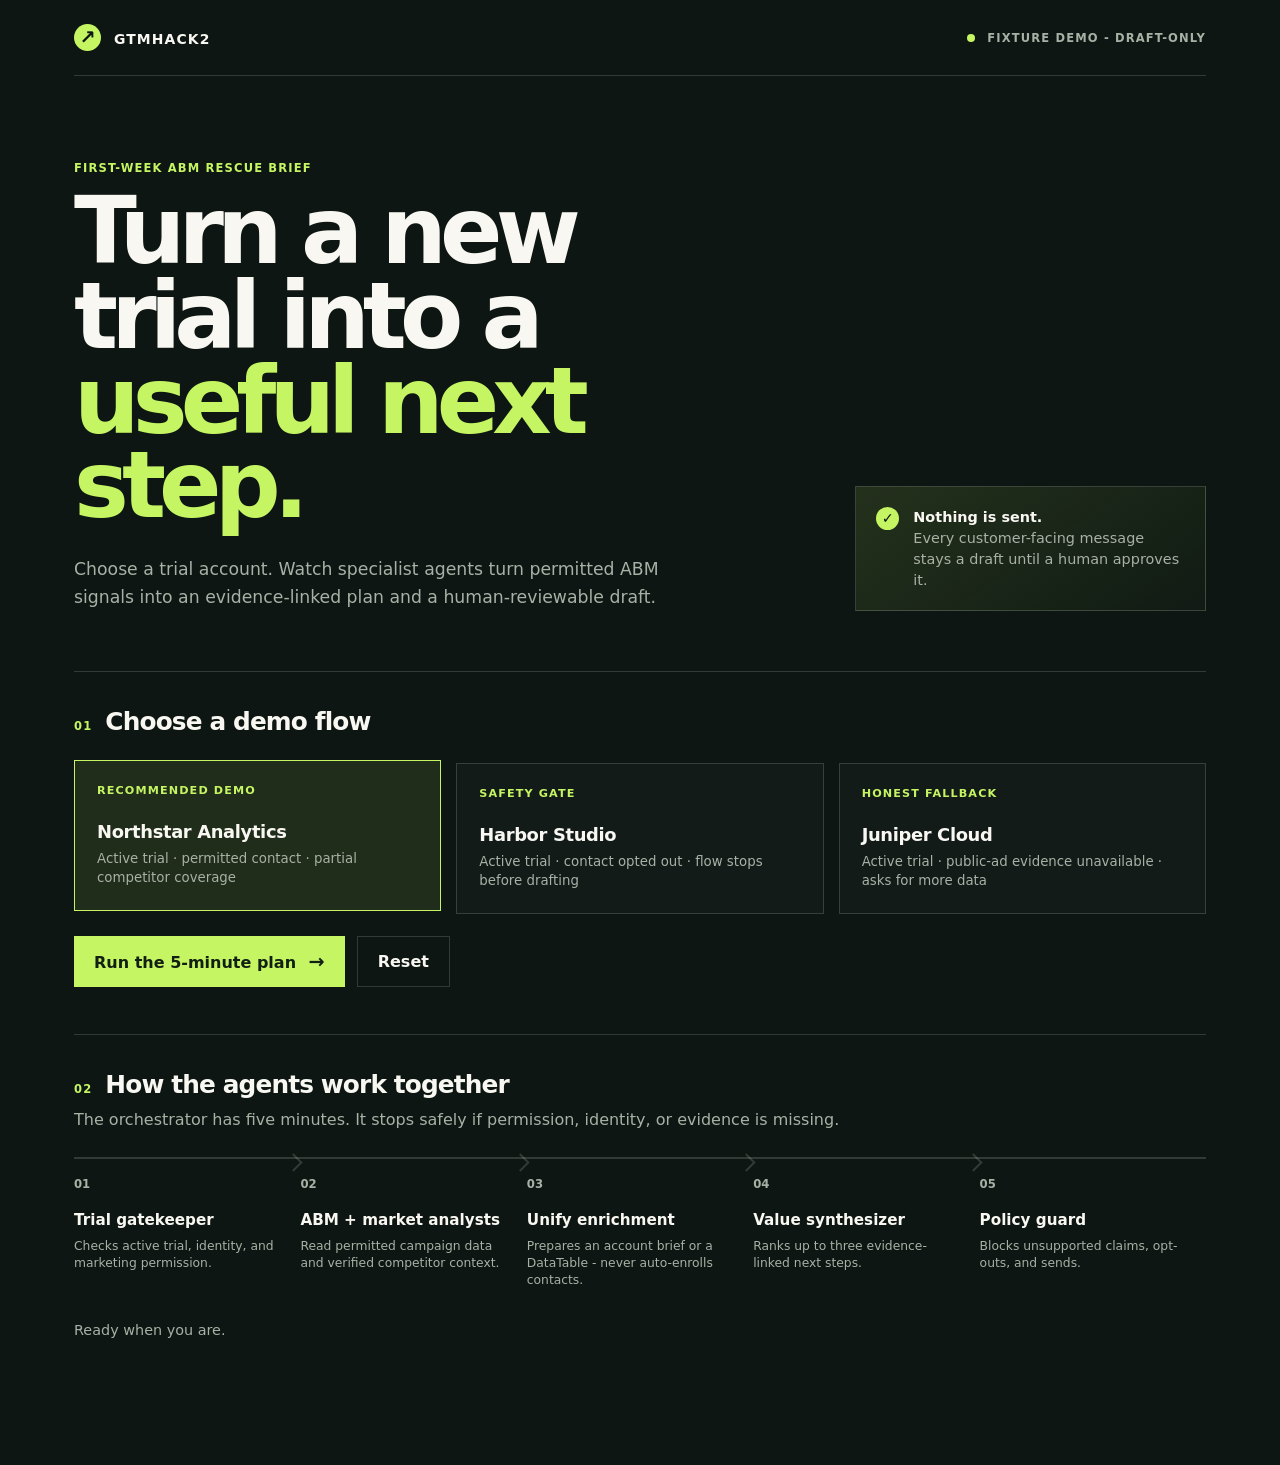
<file: demo/index.html>
<!doctype html>
<html lang="en">
  <head>
    <meta charset="utf-8" />
    <meta name="viewport" content="width=device-width, initial-scale=1" />
    <meta name="description" content="Interactive, fixture-backed GTM Hackathon demo." />
    <title>GTMHack2 | First-Week ABM Brief</title>
    <link rel="stylesheet" href="styles.css" />
  </head>
  <body>
    <main class="shell">
      <header class="topbar">
        <a class="brand" href="#top" aria-label="GTMHack2 home"><span class="brand-mark">↗</span> GTMHACK2</a>
        <span class="mode"><span class="dot"></span> Fixture demo - draft-only</span>
      </header>

      <section id="top" class="hero">
        <div>
          <p class="eyebrow">FIRST-WEEK ABM RESCUE BRIEF</p>
          <h1>Turn a new trial into a <em>useful next step.</em></h1>
          <p class="lede">Choose a trial account. Watch specialist agents turn permitted ABM signals into an evidence-linked plan and a human-reviewable draft.</p>
        </div>
        <aside class="hero-note">
          <span class="note-icon">✓</span>
          <div><strong>Nothing is sent.</strong><br />Every customer-facing message stays a draft until a human approves it.</div>
        </aside>
      </section>

      <section class="setup" aria-labelledby="setup-title">
        <div class="section-label"><span>01</span><h2 id="setup-title">Choose a demo flow</h2></div>
        <div id="scenarioCards" class="scenario-cards"></div>
        <div class="controls">
          <button id="runButton" class="button primary">Run the 5-minute plan <span>→</span></button>
          <button id="resetButton" class="button ghost">Reset</button>
        </div>
      </section>

      <section id="flowSection" class="flow-section" aria-labelledby="flow-title">
        <div class="section-label"><span>02</span><h2 id="flow-title">How the agents work together</h2></div>
        <p class="section-copy">The orchestrator has five minutes. It stops safely if permission, identity, or evidence is missing.</p>
        <ol id="flow" class="flow" aria-live="polite"></ol>
        <div id="runStatus" class="run-status">Ready when you are.</div>
      </section>

      <section id="briefSection" class="brief-section" aria-labelledby="brief-title" hidden>
        <div class="section-label"><span>03</span><h2 id="brief-title">Your first-week growth brief</h2></div>
        <div id="briefContent"></div>
      </section>
    </main>

    <template id="scenarioTemplate">
      <button class="scenario-card" type="button">
        <span class="scenario-kind"></span>
        <strong class="scenario-name"></strong>
        <small class="scenario-detail"></small>
      </button>
    </template>
    <script src="app.js"></script>
  </body>
</html>
</file>
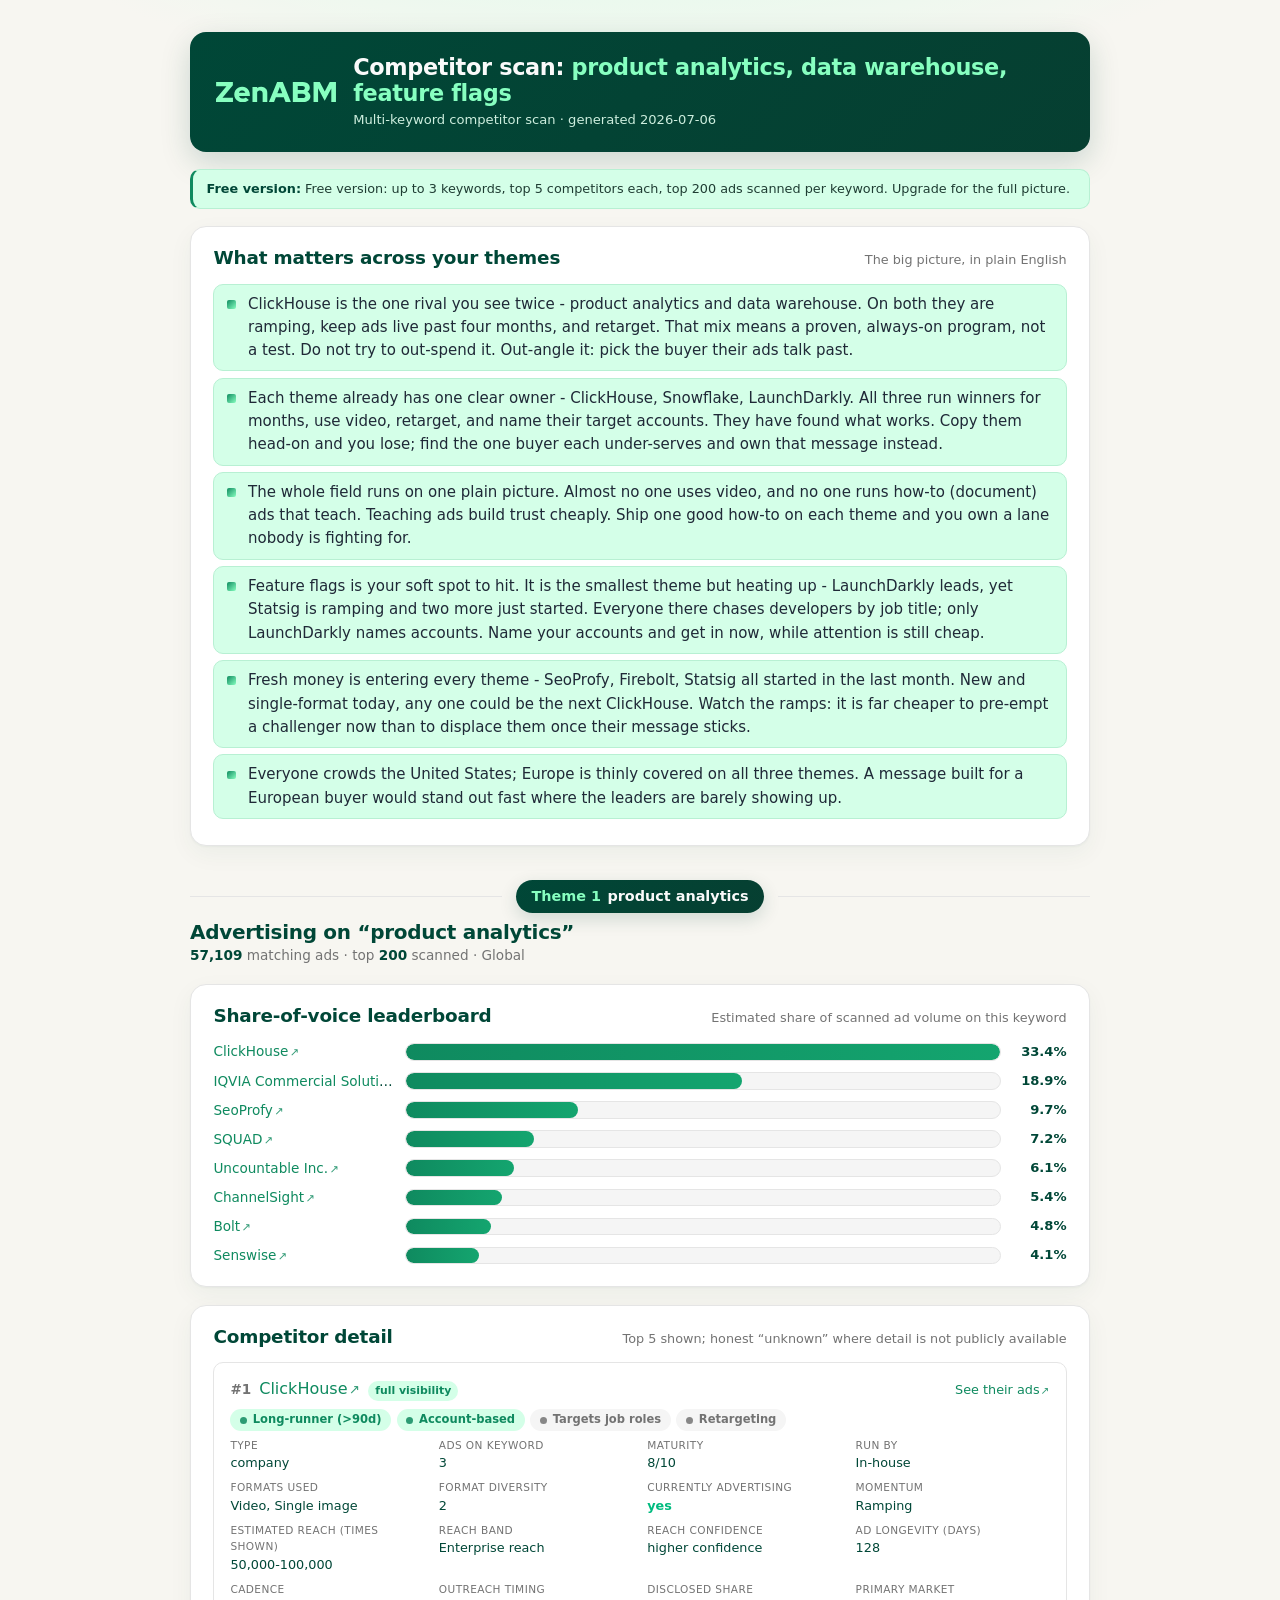
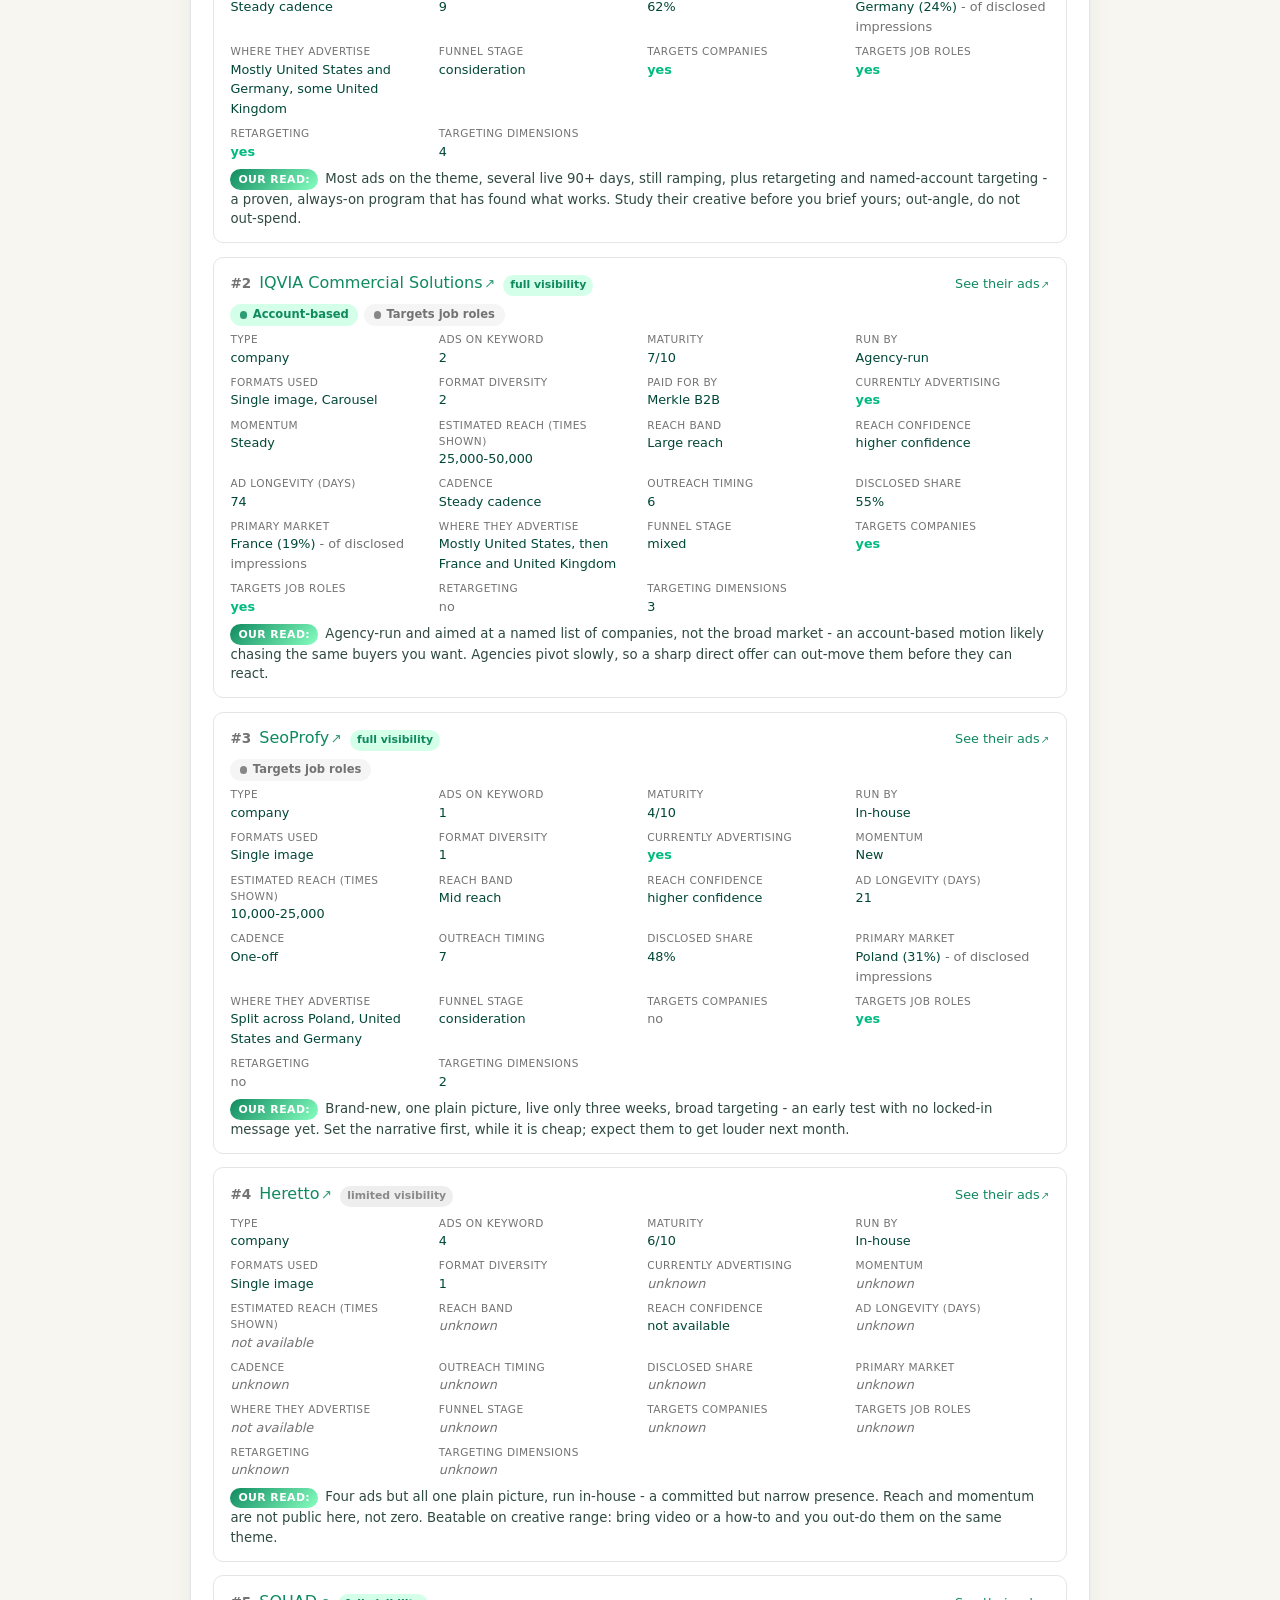
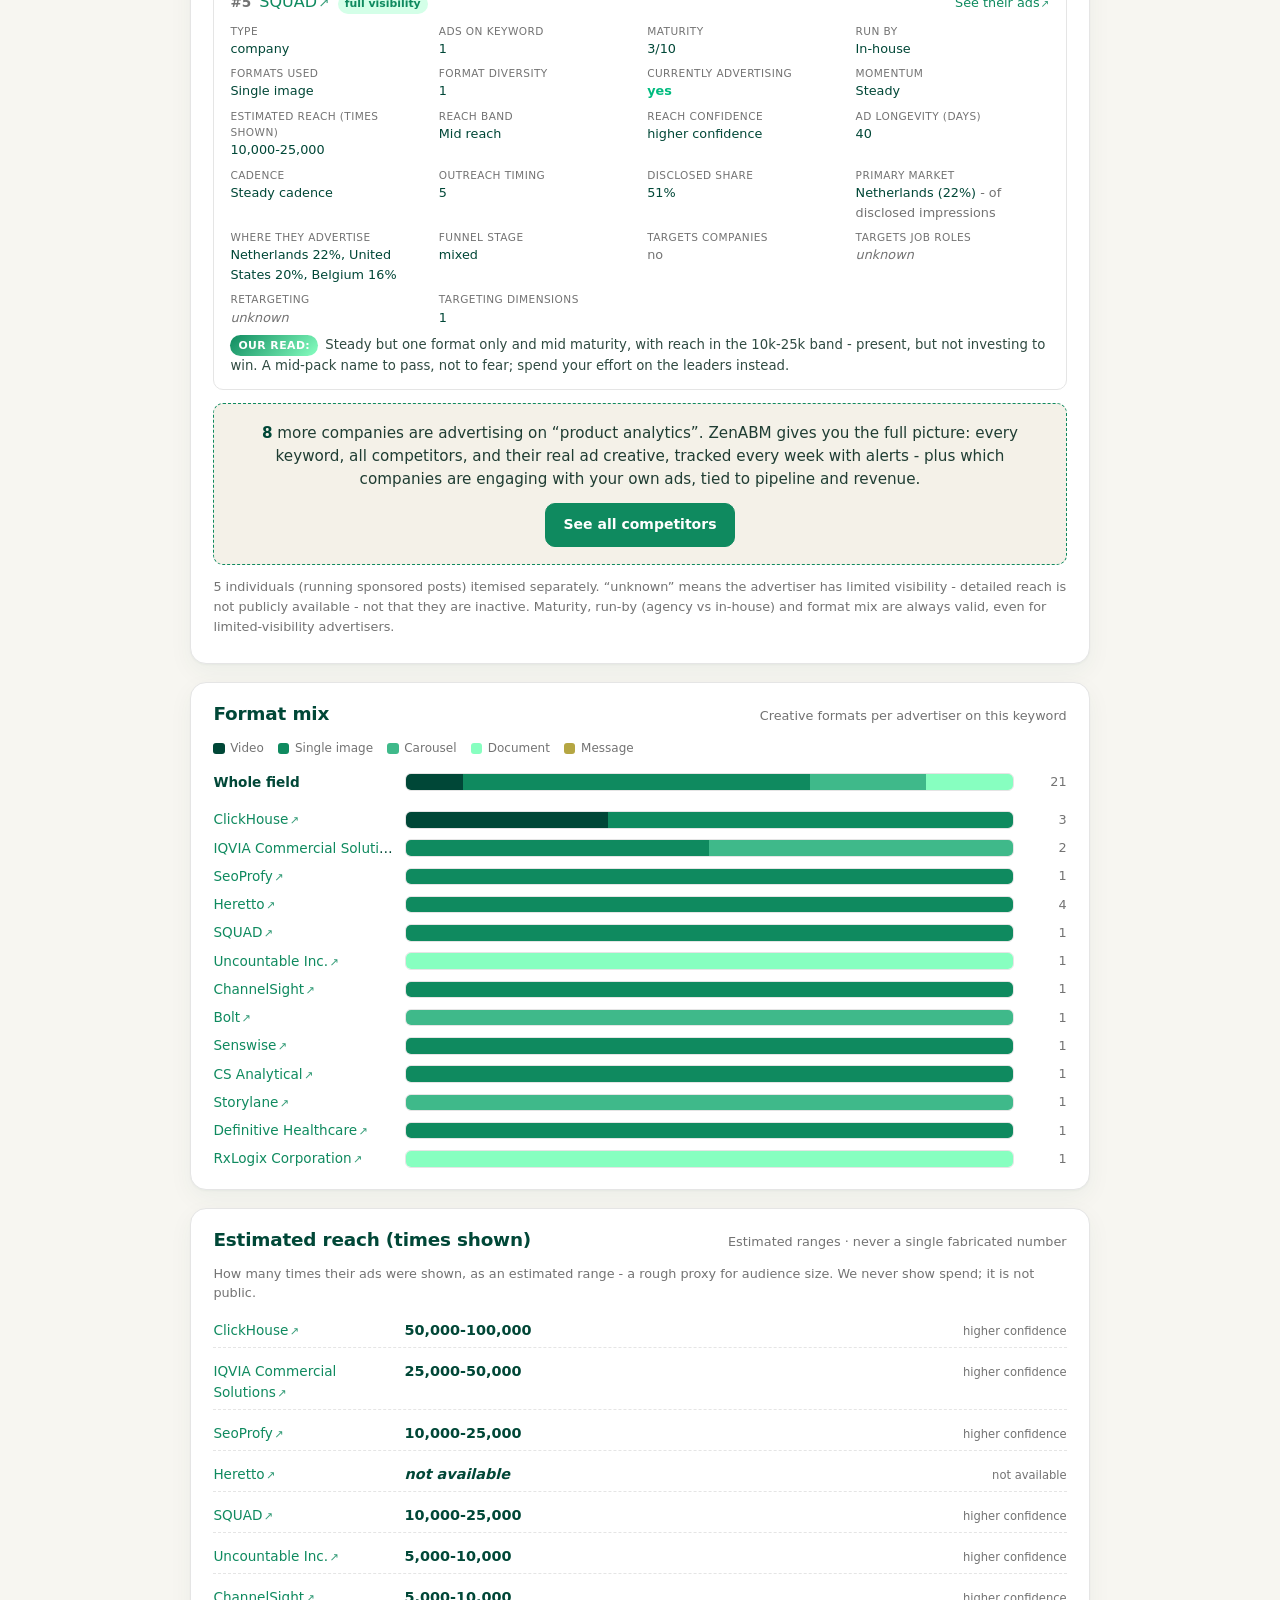
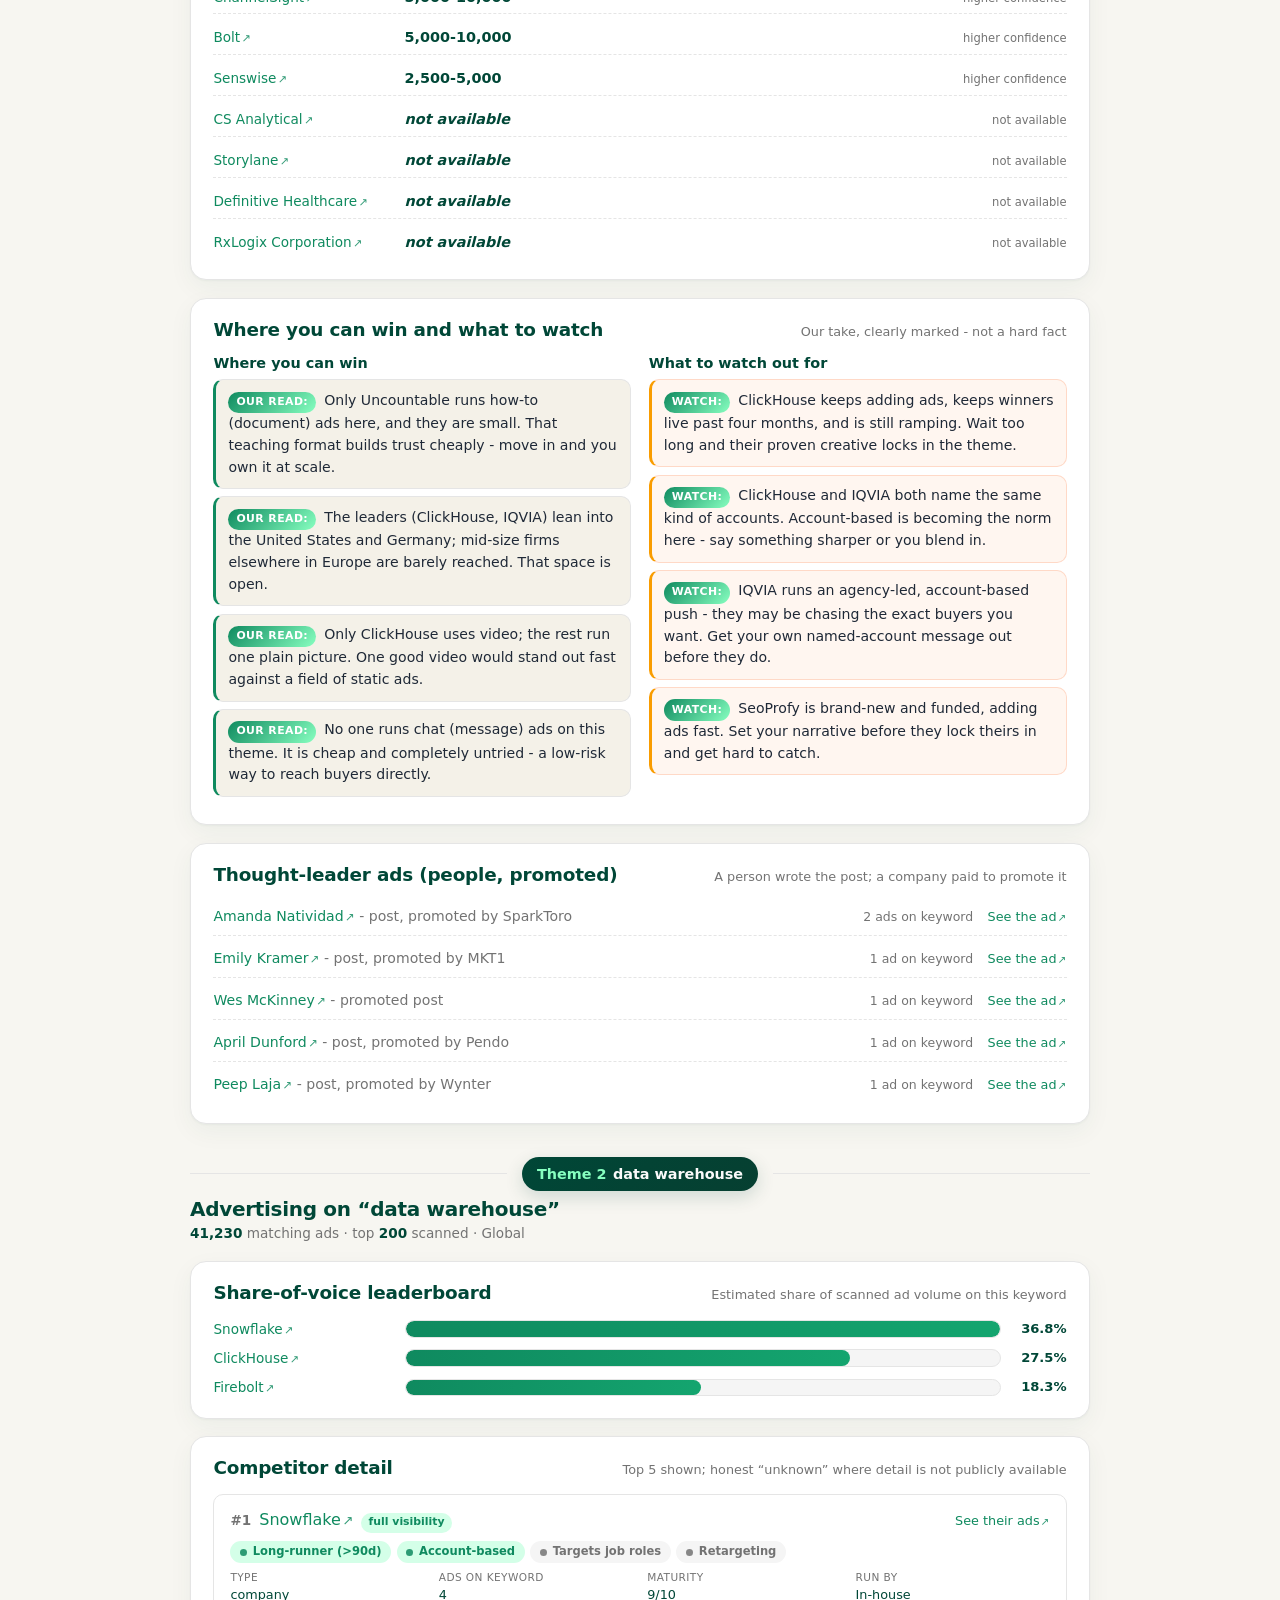
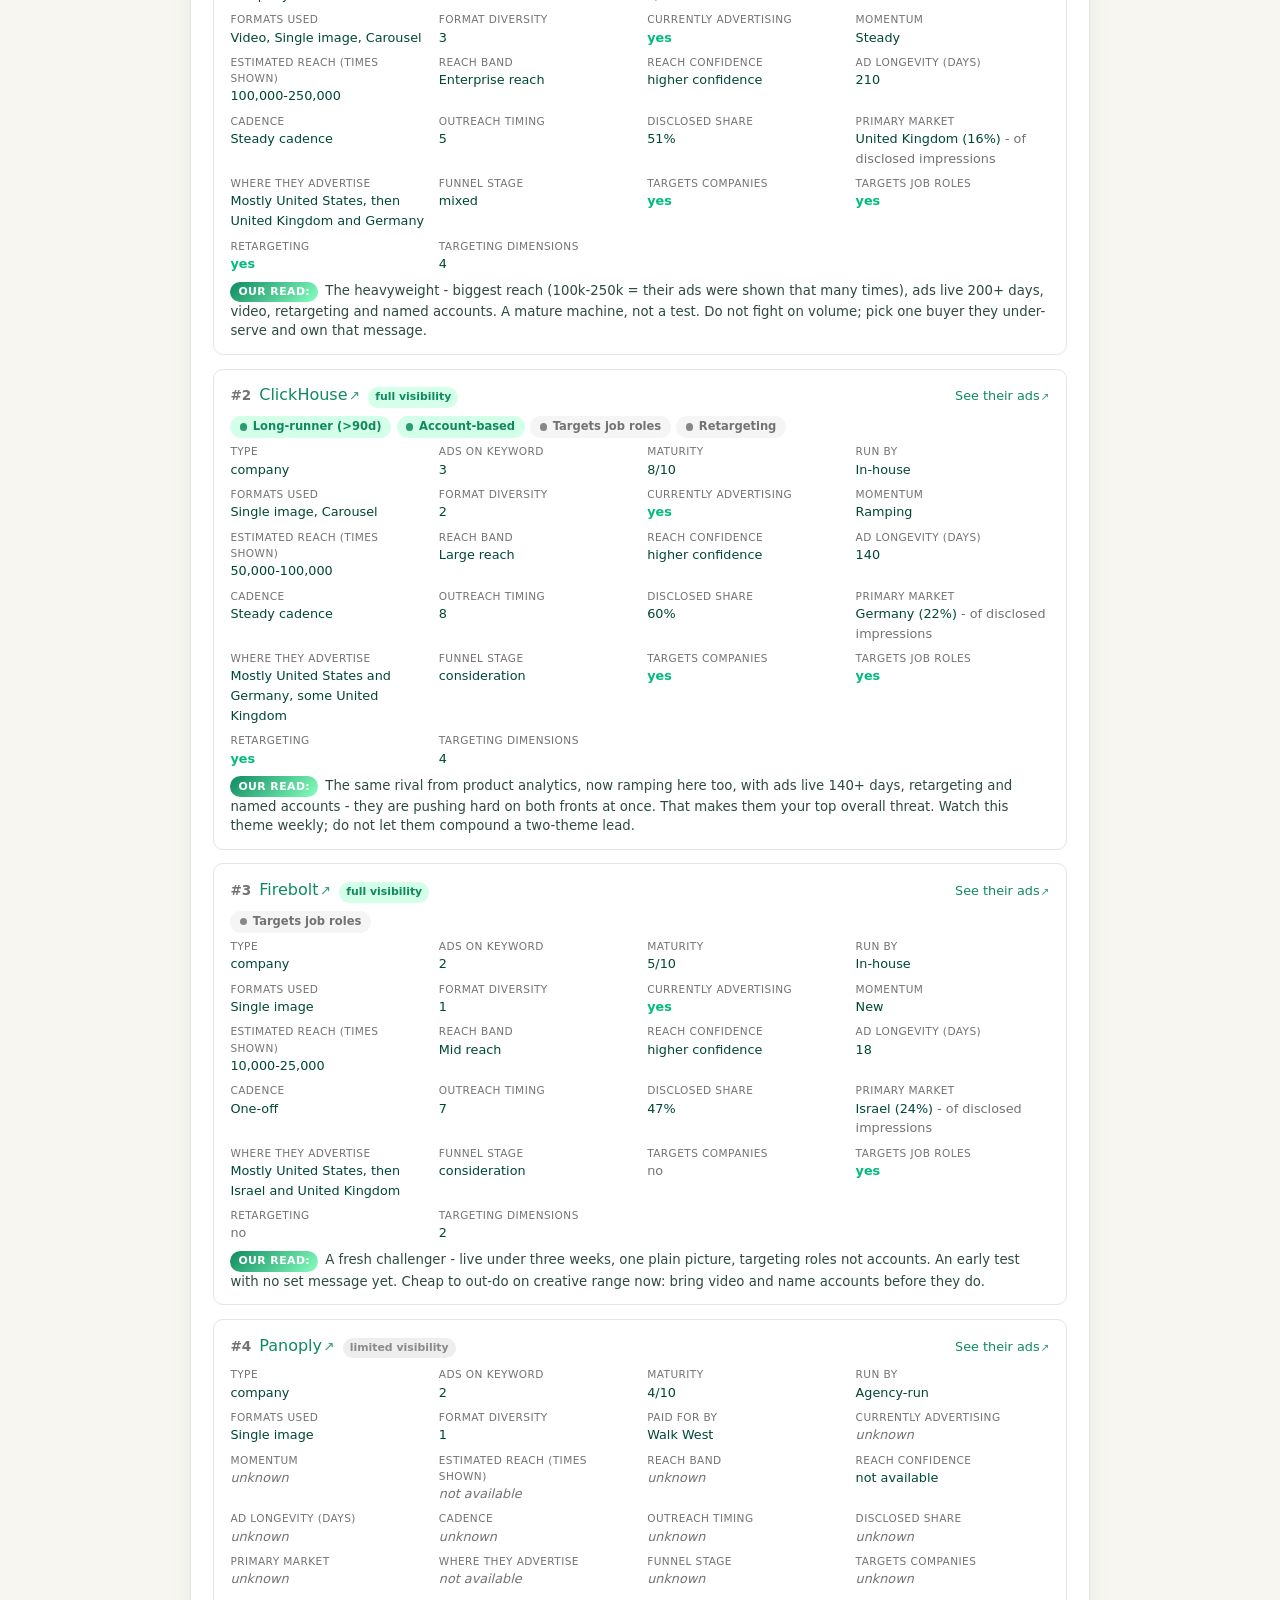
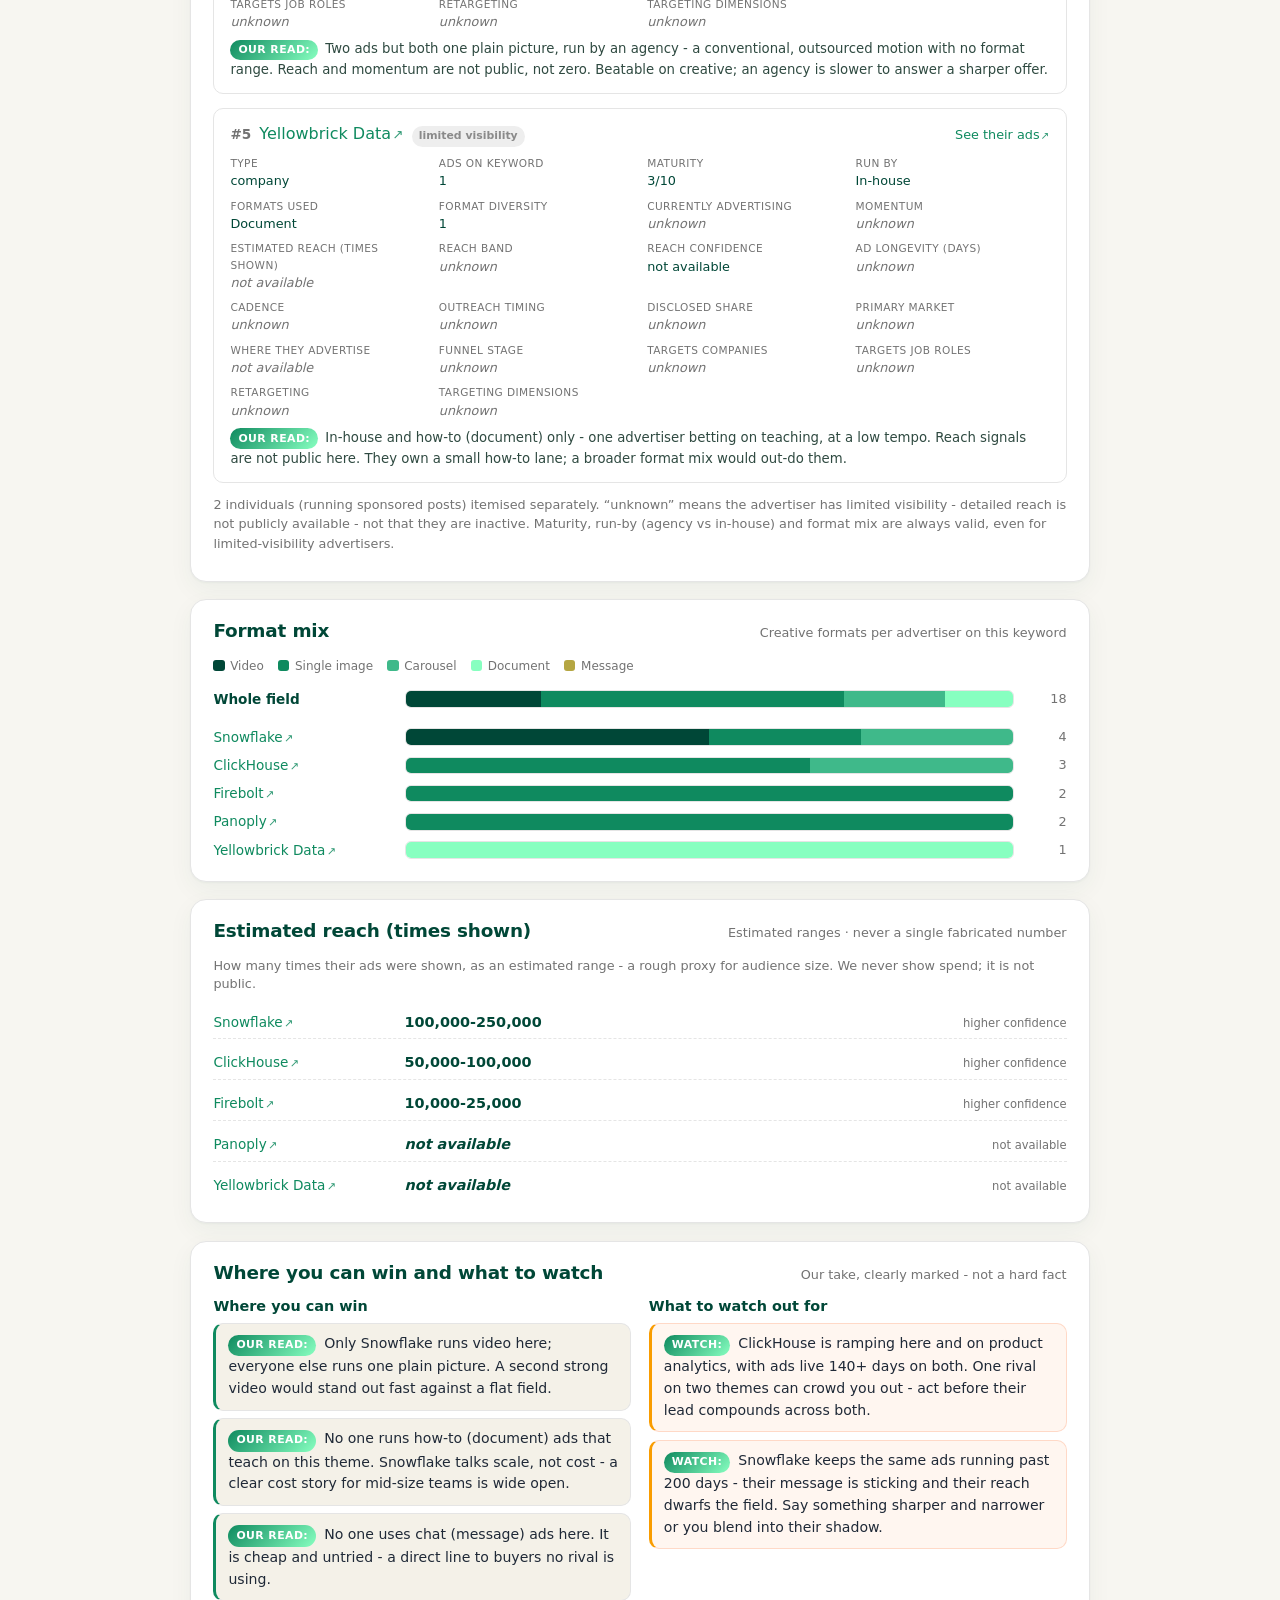
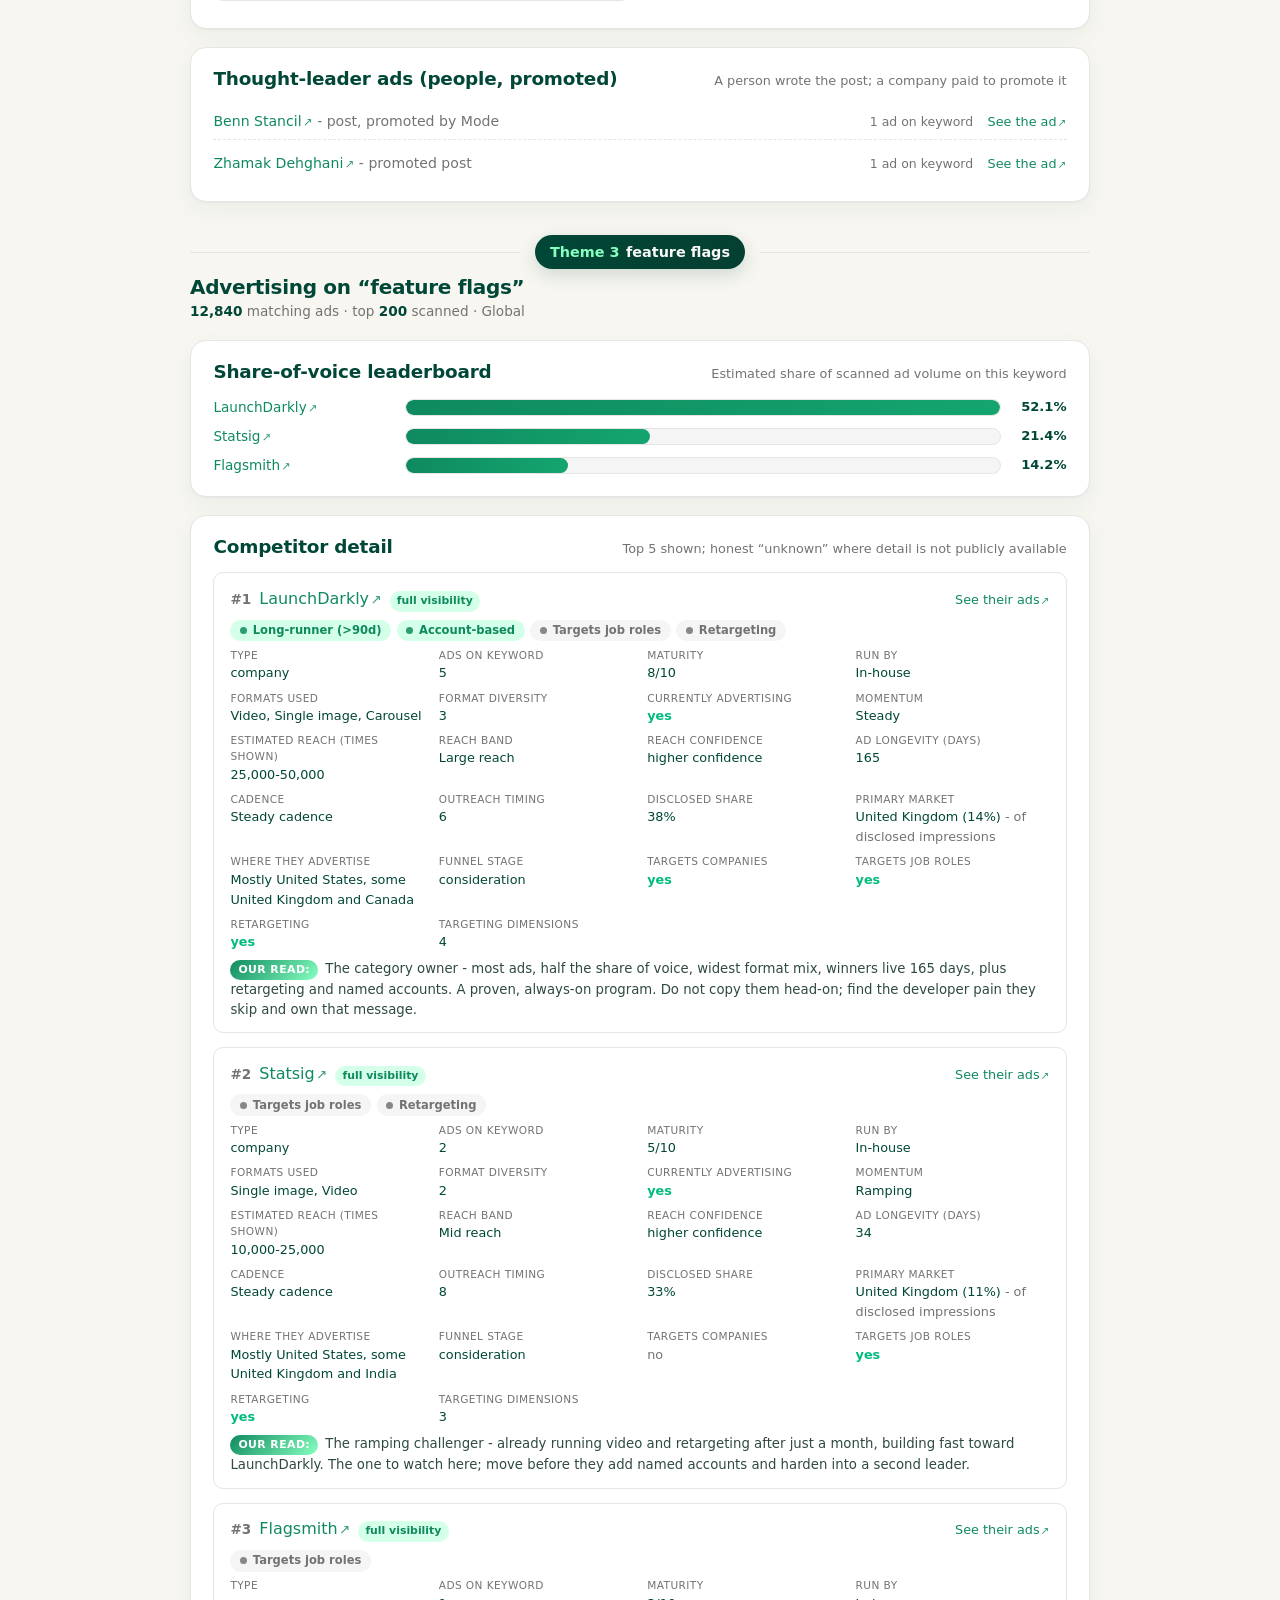
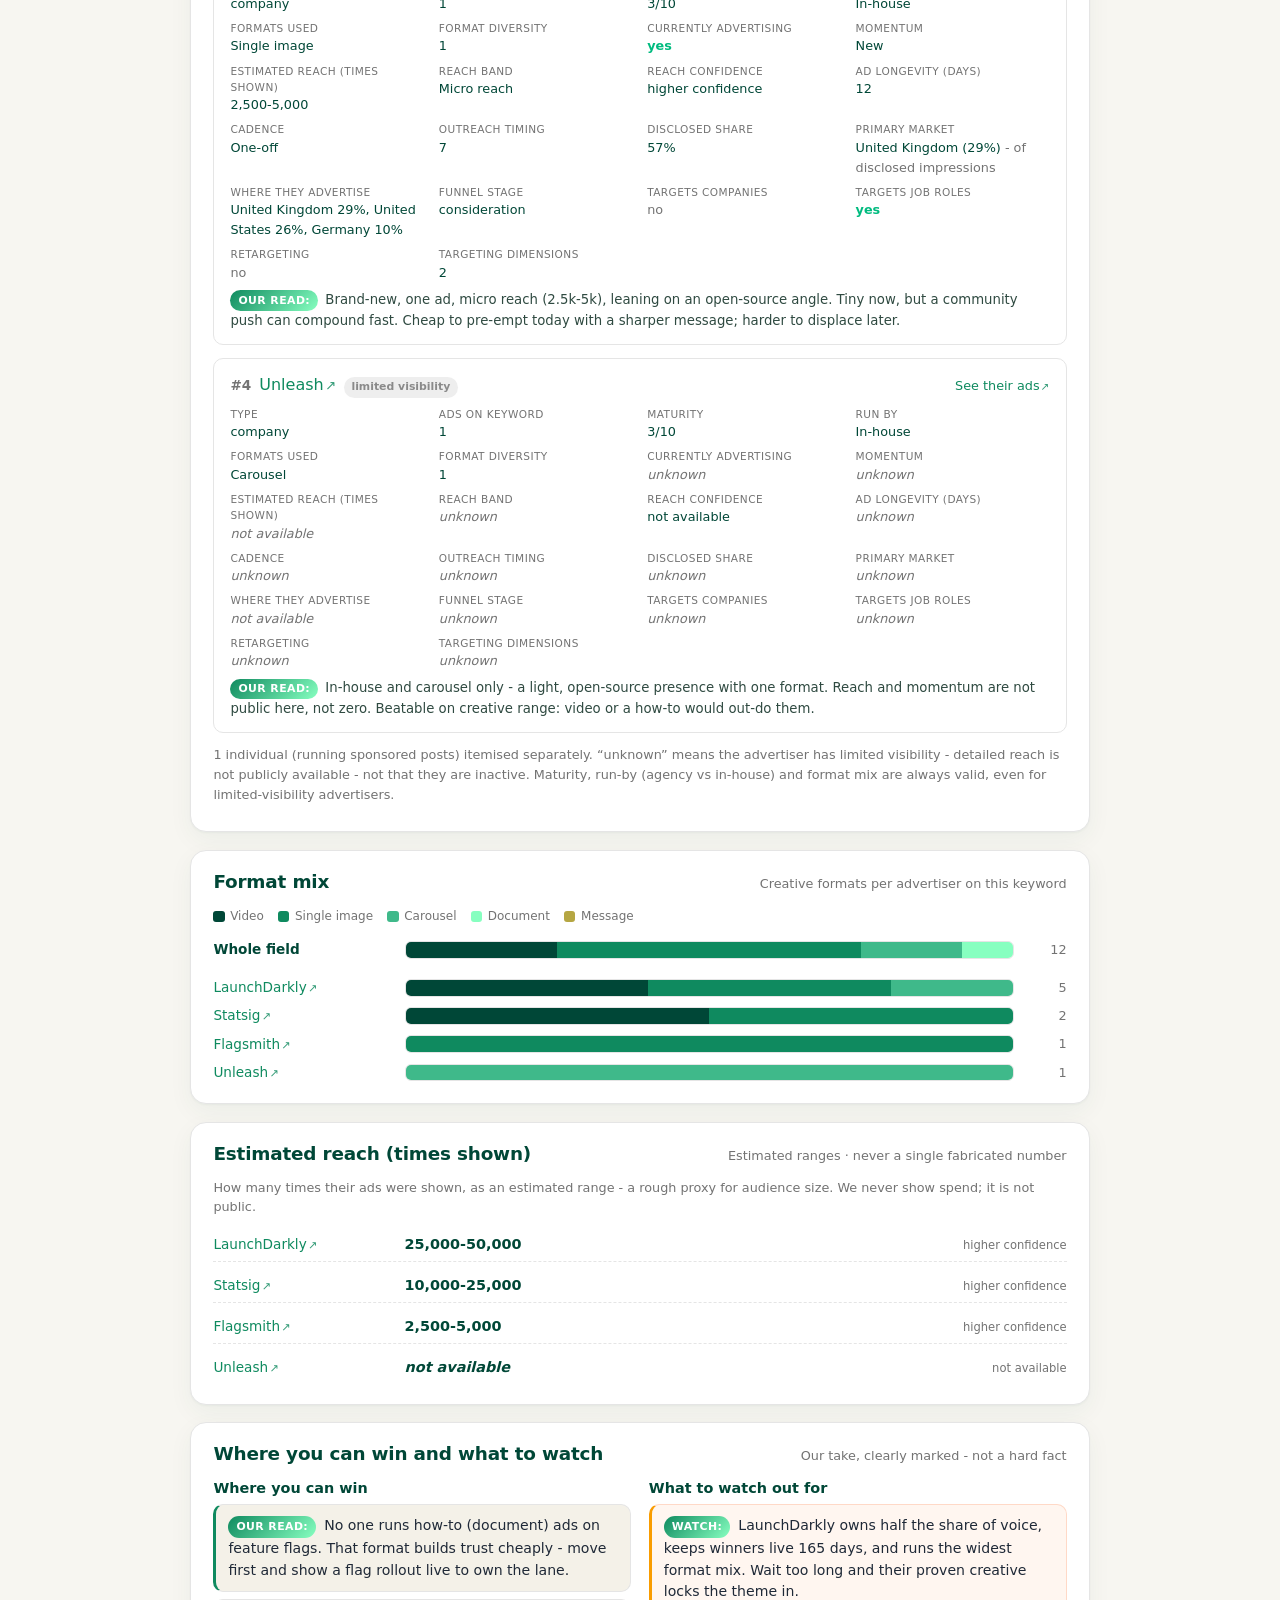
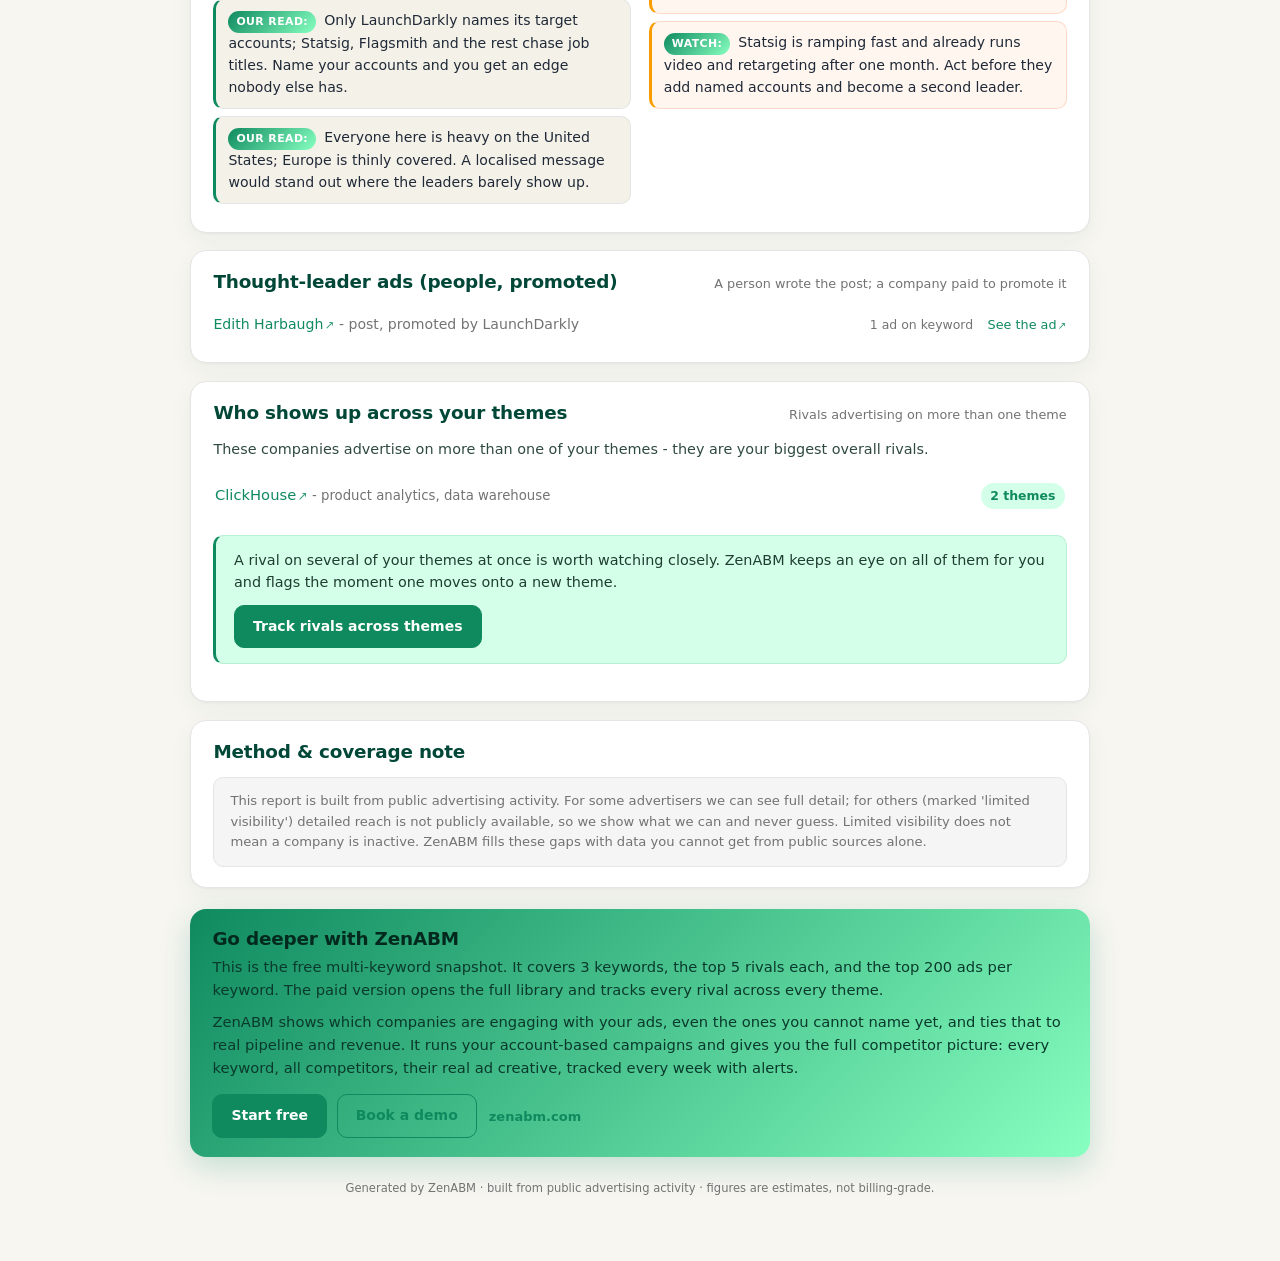
<file: context/linkedin-ad-library-usecases/skills/abm-competitor-intel/examples/example-combined-report.html>
<!doctype html>
<html lang="en">
<head>
<meta charset="utf-8">
<meta name="viewport" content="width=device-width, initial-scale=1">
<title>Competitor scan: product analytics, data warehouse, feature flags - ZenABM</title>
<meta name="description" content="ZenABM combined multi-keyword competitor scan report.">
<style>
:root{
  --zen-primary:#004737; --zen-primary-fg:#fafafa; --zen-accent:#0f8a5f;
  --zen-accent-mint:#87ffc0; --zen-mint-tint:#d4ffe8;
  --zen-surface:#ffffff; --zen-surface-cream:#f4f1e8; --zen-surface-beige:#f7f6f1; --zen-muted:#f5f5f5;
  --zen-ink:#004737; --zen-muted-fg:#737373; --zen-border:#e5e5e5; --zen-ring:#a1a1a1;
  --zen-success:#00bb7f; --zen-warn:#f99c00; --zen-danger:#ff6568; --zen-info:#1447e6;
  --zen-radius:.625rem; --zen-radius-lg:1rem;
  --zen-font-heading:"Poppins","Segoe UI",system-ui,-apple-system,"Helvetica Neue",Arial,sans-serif;
  --zen-font-body:"Montserrat",ui-sans-serif,system-ui,-apple-system,"Segoe UI","Helvetica Neue",Arial,sans-serif;
  --zen-gradient-cta:linear-gradient(135deg,#0f8a5f 0%,#87ffc0 100%);
}
*{box-sizing:border-box;}
html{-webkit-text-size-adjust:100%;}
body{
  margin:0; padding:2rem 1rem 4rem;
  font-family:var(--zen-font-body);
  color:#1f2937; line-height:1.55;
  background:
    radial-gradient(1200px 500px at 50% -200px, var(--zen-mint-tint), transparent 60%),
    var(--zen-surface-beige);
  font-size:15px;
}
.zen-page{max-width:900px; margin:0 auto;}
h1,h2,h3{font-family:var(--zen-font-heading); color:var(--zen-ink); margin:0; line-height:1.2; font-weight:700;}
h2{font-size:1.15rem; letter-spacing:-.01em;}
h3{font-size:.95rem;}
p{margin:.4rem 0;}
a{color:var(--zen-accent); text-decoration:none;}
a:hover{text-decoration:underline;}
.tnum{font-variant-numeric:tabular-nums; font-feature-settings:"tnum" 1;}
.muted{color:var(--zen-muted-fg);}
.small{font-size:.8rem;}

/* Cards / sections */
.zen-section{
  background:var(--zen-surface);
  border:1px solid var(--zen-border);
  border-radius:var(--zen-radius-lg);
  padding:1.25rem 1.4rem;
  margin:1.1rem 0;
  box-shadow:0 1px 2px rgba(0,71,55,.04), 0 8px 24px rgba(0,71,55,.05);
}
.zen-section > .sec-head{
  display:flex; align-items:baseline; justify-content:space-between;
  gap:1rem; margin-bottom:.85rem; flex-wrap:wrap;
}
.zen-section > .sec-head .sec-sub{color:var(--zen-muted-fg); font-size:.8rem;}

/* Header */
.zen-header{
  display:flex; align-items:center; gap:1.1rem;
  background:linear-gradient(135deg, var(--zen-primary) 0%, #063f31 100%);
  color:var(--zen-primary-fg);
  border-radius:var(--zen-radius-lg);
  padding:1.35rem 1.6rem;
  box-shadow:0 10px 30px rgba(0,71,55,.18);
}
.zen-header .zen-wordmark{width:120px; height:auto; display:block; flex:0 0 auto;}
.zen-header .zen-wordmark path{fill:var(--zen-accent-mint);}
.zen-header .head-text{min-width:0;}
.zen-header h1{color:var(--zen-primary-fg); font-size:1.4rem; letter-spacing:-.015em;}
.zen-header .kw{color:var(--zen-accent-mint);}
.zen-header .head-sub{color:#cdeede; font-size:.82rem; margin-top:.15rem;}

/* Scope bar */
.zen-scope{
  display:grid; grid-template-columns:repeat(auto-fit,minmax(150px,1fr));
  gap:.75rem; margin:1.1rem 0;
}
.scope-item{
  background:var(--zen-surface-cream);
  border:1px solid var(--zen-border);
  border-radius:var(--zen-radius);
  padding:.7rem .85rem;
}
.scope-item .k{font-size:.7rem; text-transform:uppercase; letter-spacing:.05em; color:var(--zen-muted-fg);}
.scope-item .v{font-family:var(--zen-font-heading); font-weight:600; color:var(--zen-ink); font-size:1.05rem; margin-top:.15rem;}

/* Executive summary */
ul.exec{margin:.25rem 0 0; padding:0; list-style:none;}
ul.exec li{
  position:relative; padding:.5rem .75rem .5rem 2.1rem; margin:.4rem 0;
  background:var(--zen-mint-tint);
  border:1px solid #b8f0d3;
  border-radius:var(--zen-radius);
}
ul.exec li::before{
  content:""; position:absolute; left:.8rem; top:.95rem;
  width:.55rem; height:.55rem; border-radius:2px;
  background:var(--zen-gradient-cta);
}

/* SoV leaderboard bars */
.bars{display:flex; flex-direction:column; gap:.5rem;}
.bar-row{display:grid; grid-template-columns:minmax(130px,180px) 1fr auto; align-items:center; gap:.7rem;}
.bar-row .lbl{font-size:.85rem; color:var(--zen-ink); font-weight:500; overflow:hidden; text-overflow:ellipsis; white-space:nowrap;}
.bar-track{background:var(--zen-muted); border-radius:999px; height:1.1rem; overflow:hidden; border:1px solid var(--zen-border);}
.bar-fill{height:100%; background:var(--zen-accent); border-radius:999px; min-width:2px;
  background-image:linear-gradient(90deg, var(--zen-accent), #14a56f);}
.bar-row .val{font-size:.82rem; color:var(--zen-ink); font-weight:600; min-width:3.4rem; text-align:right;}

/* Momentum board */
.momentum-grid{display:flex; flex-wrap:wrap; gap:.5rem .6rem;}
.momentum-cell{
  display:flex; align-items:center; gap:.55rem;
  border:1px solid var(--zen-border); border-radius:999px;
  padding:.3rem .3rem .3rem .8rem; background:var(--zen-surface);
}
.momentum-cell .mc-name{font-size:.83rem; color:var(--zen-ink);}
.chip{
  display:inline-flex; align-items:center; gap:.35rem;
  font-size:.72rem; font-weight:600; line-height:1;
  padding:.32rem .6rem; border-radius:999px; white-space:nowrap;
  font-family:var(--zen-font-heading);
}
.chip::before{content:""; width:.45rem; height:.45rem; border-radius:999px; background:currentColor; opacity:.85;}
.chip-accent{background:var(--zen-mint-tint); color:var(--zen-accent);}
.chip-muted{background:var(--zen-muted); color:var(--zen-muted-fg);}
.chip-warn{background:#fff2dc; color:#b56b00;}
.chip-grey{background:#eeeeee; color:#8a8a8a;}

/* Format mix */
.fmt-legend{display:flex; flex-wrap:wrap; gap:.35rem .9rem; margin-bottom:.85rem;}
.fmt-legend .lg{display:inline-flex; align-items:center; gap:.35rem; font-size:.75rem; color:var(--zen-muted-fg);}
.fmt-legend .sw{width:.7rem; height:.7rem; border-radius:3px; display:inline-block;}
.fmt-rows{display:flex; flex-direction:column; gap:.45rem;}
.fmt-row{display:grid; grid-template-columns:minmax(130px,180px) 1fr auto; align-items:center; gap:.7rem;}
.fmt-row .lbl{font-size:.85rem; color:var(--zen-ink); font-weight:500; overflow:hidden; text-overflow:ellipsis; white-space:nowrap;}
.fmt-bar{display:flex; height:1.1rem; border-radius:6px; overflow:hidden; border:1px solid var(--zen-border); background:var(--zen-muted);}
.fmt-seg{height:100%;}
.fmt-row .cnt{font-size:.8rem; color:var(--zen-muted-fg); min-width:2.6rem; text-align:right;}
.fmt-row .empty{font-size:.78rem; color:var(--zen-muted-fg); font-style:italic;}

/* Reach list */
.reach-explainer{margin:0 0 .7rem; font-size:.8rem; color:var(--zen-muted-fg); line-height:1.45;}
.reach-rows{display:flex; flex-direction:column; gap:.4rem;}
.reach-row{display:grid; grid-template-columns:minmax(130px,180px) 1fr auto; gap:.7rem; align-items:baseline;
  padding:.35rem 0; border-bottom:1px dashed var(--zen-border);}
.reach-row:last-child{border-bottom:0;}
.reach-row .lbl{font-size:.85rem; color:var(--zen-ink); font-weight:500;}
.reach-row .rng{font-size:.9rem; color:var(--zen-ink); font-weight:600;}
.reach-row .conf{font-size:.72rem; color:var(--zen-muted-fg); text-align:right;}

/* Tables (shadcn-ish) */
.table-wrap{overflow-x:auto; border:1px solid var(--zen-border); border-radius:var(--zen-radius);}
table.zen-table{width:100%; border-collapse:collapse; font-size:.83rem;}
table.zen-table thead th{
  background:var(--zen-surface-cream); color:var(--zen-ink);
  text-align:left; font-family:var(--zen-font-heading); font-weight:600;
  padding:.6rem .7rem; border-bottom:1px solid var(--zen-border); white-space:nowrap;
}
table.zen-table td{padding:.55rem .7rem; border-bottom:1px solid var(--zen-border); vertical-align:top;}
table.zen-table tbody tr:nth-child(even){background:var(--zen-muted);}
table.zen-table tbody tr:last-child td{border-bottom:0;}
table.zen-table .num{text-align:right; font-variant-numeric:tabular-nums;}
.badge{display:inline-block; font-size:.68rem; font-weight:600; padding:.12rem .45rem; border-radius:999px;
  font-family:var(--zen-font-heading);}
.badge-cov-full{background:var(--zen-mint-tint); color:var(--zen-accent);}
.badge-cov-partial{background:#fff2dc; color:#b56b00;}
.badge-cov-none{background:#eeeeee; color:#8a8a8a;}
.val-unknown{color:var(--zen-muted-fg); font-style:italic;}
.val-yes{color:var(--zen-success); font-weight:600;}
.val-no{color:var(--zen-muted-fg);}

/* Whitespace / opinion */
.opinion-badge{
  display:inline-block; font-family:var(--zen-font-heading); font-weight:600;
  font-size:.68rem; letter-spacing:.04em; text-transform:uppercase;
  color:#fff; background:var(--zen-gradient-cta);
  padding:.15rem .5rem; border-radius:999px; margin-right:.5rem;
}
ul.whitespace{margin:.25rem 0 0; padding:0; list-style:none;}
ul.whitespace li{
  padding:.6rem .75rem; margin:.45rem 0;
  background:var(--zen-surface-cream); border:1px solid var(--zen-border);
  border-left:3px solid var(--zen-accent); border-radius:var(--zen-radius);
  font-size:.88rem;
}

/* Method note */
.method-note{
  background:var(--zen-muted); border:1px solid var(--zen-border);
  border-radius:var(--zen-radius); padding:.85rem 1rem;
  font-size:.82rem; color:var(--zen-muted-fg);
}

/* Upgrade teaser footer */
.upgrade{
  margin-top:1.3rem;
  background:var(--zen-gradient-cta);
  color:#03291f;
  border-radius:var(--zen-radius-lg);
  padding:1.2rem 1.4rem;
  box-shadow:0 10px 30px rgba(15,138,95,.22);
}
.upgrade h2{color:#03291f;}
.upgrade p{color:#0a3a2c; font-size:.92rem;}

.page-foot{margin-top:1.4rem; text-align:center; color:var(--zen-muted-fg); font-size:.72rem;}

/* External links (subtle accent-green, trailing arrow) */
a.ext-link{color:var(--zen-accent); text-decoration:none; font-weight:500;}
a.ext-link:hover{text-decoration:underline;}
a.ext-link .ext-arrow{font-size:.82em; margin-left:.12em; opacity:.85;}

/* Per-competitor "Our read:" line */
.read-line{margin-top:.45rem; font-size:.83rem; color:var(--zen-ink); line-height:1.45;}
.read-line .opinion-badge{margin-right:.45rem;}
.read-line .read-text{color:#2f4a41;}

/* Coverage breakdown line in the scope bar */
.coverage-line{
  grid-column:1/-1;
  display:flex; flex-wrap:wrap; align-items:center; gap:.5rem .9rem;
  background:var(--zen-surface-cream); border:1px solid var(--zen-border);
  border-radius:var(--zen-radius); padding:.55rem .85rem;
  font-size:.8rem; color:var(--zen-muted-fg);
}
.coverage-line .cov-k{font-family:var(--zen-font-heading); font-weight:600; color:var(--zen-ink);}
.coverage-line .cov-seg{display:inline-flex; align-items:center; gap:.35rem;}
.coverage-line .cov-dot{width:.55rem; height:.55rem; border-radius:2px; display:inline-block;}

/* Free-tier limit line in the scope bar */
.free-tier-line{
  grid-column:1/-1;
  background:var(--zen-mint-tint); border:1px solid #b8f0d3;
  border-left:3px solid var(--zen-accent); border-radius:var(--zen-radius);
  padding:.55rem .85rem; font-size:.8rem; color:#1f3d33;
}
.free-tier-line .cov-k{font-family:var(--zen-font-heading); font-weight:600; color:var(--zen-ink);}

/* Freemium teaser card (after the top-5 competitor cards) */
.comp-teaser{
  border:1px dashed var(--zen-accent); border-radius:var(--zen-radius);
  padding:1.1rem 1.15rem; background:var(--zen-surface-cream);
  text-align:center;
}
.comp-teaser .teaser-copy{margin:0 0 .8rem; font-size:.95rem; color:#1f3d33; line-height:1.5;}
.comp-teaser .teaser-copy strong{color:var(--zen-ink);}

/* Competitor detail cards (rich per-competitor view) */
.comp-cards{display:flex; flex-direction:column; gap:.85rem;}
.comp-card{
  border:1px solid var(--zen-border); border-radius:var(--zen-radius);
  padding:.85rem 1rem; background:var(--zen-surface);
}
.comp-card .cc-head{
  display:flex; align-items:baseline; justify-content:space-between;
  gap:.6rem; flex-wrap:wrap; margin-bottom:.5rem;
}
.comp-card .cc-title{display:flex; align-items:baseline; gap:.5rem; flex-wrap:wrap;}
.comp-card .cc-rank{font-family:var(--zen-font-heading); font-weight:700; color:var(--zen-muted-fg); font-size:.85rem;}
.comp-card .cc-name{font-family:var(--zen-font-heading); font-weight:700; color:var(--zen-ink); font-size:1rem;}
.comp-card .cc-actions{display:flex; align-items:center; gap:.7rem; font-size:.8rem;}
.comp-card .cc-signals{
  display:grid; grid-template-columns:repeat(auto-fill,minmax(160px,1fr));
  gap:.4rem .9rem; margin-top:.35rem;
}
.comp-card .sig{font-size:.8rem;}
.comp-card .sig .k{color:var(--zen-muted-fg); text-transform:uppercase; letter-spacing:.04em; font-size:.66rem;}
.comp-card .sig .v{color:var(--zen-ink); font-weight:500;}
.comp-card .cc-badges{display:flex; flex-wrap:wrap; gap:.35rem; margin-top:.15rem;}

/* Contextual ZenABM CTA blocks */
.zen-cta{
  margin:1.1rem 0;
  background:var(--zen-mint-tint);
  border:1px solid #b8f0d3;
  border-left:3px solid var(--zen-accent);
  border-radius:var(--zen-radius);
  padding:.9rem 1.1rem;
}
.zen-cta-copy{margin:0 0 .7rem; font-size:.9rem; color:#1f3d33; line-height:1.5;}
.zen-cta-actions{display:flex; flex-wrap:wrap; gap:.6rem; align-items:center;}

/* Whitespace / threats split lists */
ul.threats{margin:.25rem 0 0; padding:0; list-style:none;}
ul.threats li{
  padding:.6rem .75rem; margin:.45rem 0;
  background:#fff6f0; border:1px solid #ffd9c7;
  border-left:3px solid var(--zen-warn); border-radius:var(--zen-radius);
  font-size:.88rem;
}
.split-cols{display:grid; grid-template-columns:1fr 1fr; gap:1.1rem;}
.split-cols h3{margin-bottom:.15rem; font-size:.9rem;}

/* Itemized thought-leaders */
.tl-list{display:flex; flex-direction:column; gap:.4rem;}
.tl-row{
  display:flex; align-items:baseline; justify-content:space-between; gap:.7rem;
  padding:.4rem 0; border-bottom:1px dashed var(--zen-border);
}
.tl-row:last-child{border-bottom:0;}
.tl-row .tl-name{font-size:.88rem; color:var(--zen-ink); font-weight:500;}
.tl-row .tl-frame{color:var(--zen-muted-fg); font-weight:400;}
.tl-row .tl-meta{display:flex; align-items:baseline; gap:.9rem; white-space:nowrap;}
.tl-row .tl-count{font-size:.78rem; color:var(--zen-muted-fg); white-space:nowrap;}
.tl-row .tl-adlink{font-size:.8rem;}

/* Combined multi-keyword report: per-keyword divider + block */
.kw-divider{
  display:flex; align-items:center; gap:.9rem;
  margin:2.1rem 0 .4rem;
}
.kw-divider::before,.kw-divider::after{
  content:""; flex:1 1 auto; height:1px; background:var(--zen-border);
}
.kw-divider .kw-chip{
  font-family:var(--zen-font-heading); font-weight:700; color:var(--zen-primary-fg);
  background:linear-gradient(135deg, var(--zen-primary) 0%, #063f31 100%);
  border-radius:999px; padding:.35rem .95rem; font-size:.9rem; white-space:nowrap;
  box-shadow:0 6px 18px rgba(0,71,55,.16);
}
.kw-divider .kw-chip .kw-idx{color:var(--zen-accent-mint); margin-right:.4rem; font-weight:700;}
.kw-block{margin-bottom:.6rem;}
.kw-block > .kw-title{
  font-family:var(--zen-font-heading); font-weight:700; color:var(--zen-ink);
  font-size:1.25rem; letter-spacing:-.015em; margin:.2rem 0 .1rem;
}
.kw-block > .kw-scope-line{color:var(--zen-muted-fg); font-size:.85rem; margin:0 0 .4rem;}
.kw-block > .kw-scope-line .tnum{color:var(--zen-ink); font-weight:600;}

/* Cross-theme rivals roll-up */
.rivals-intro{margin:.1rem 0 .9rem; font-size:.9rem; color:#2f4a41;}
.rival-list{display:flex; flex-direction:column; gap:.4rem;}
.rival-row{
  display:flex; align-items:baseline; justify-content:space-between; gap:.8rem;
  padding:.5rem .1rem; border-bottom:1px dashed var(--zen-border);
}
.rival-row:last-child{border-bottom:0;}
.rival-row .rv-name{font-size:.92rem; color:var(--zen-ink); font-weight:600;}
.rival-row .rv-themes{color:var(--zen-muted-fg); font-weight:400; font-size:.83rem;}
.rival-row .rv-count{
  font-family:var(--zen-font-heading); font-weight:700; font-size:.78rem;
  background:var(--zen-mint-tint); color:var(--zen-accent);
  border-radius:999px; padding:.22rem .6rem; white-space:nowrap;
}
.rivals-empty{
  background:var(--zen-surface-cream); border:1px solid var(--zen-border);
  border-radius:var(--zen-radius); padding:.85rem 1rem;
  font-size:.88rem; color:var(--zen-muted-fg);
}

@media (max-width:640px){
  .split-cols{grid-template-columns:1fr;}
  .bar-row,.fmt-row,.reach-row{grid-template-columns:1fr; gap:.25rem;}
  .bar-row .val,.reach-row .conf{text-align:left;}
  .zen-header{flex-direction:column; align-items:flex-start;}
  .rival-row{flex-direction:column; align-items:flex-start; gap:.2rem;}
}

/* Print / PDF */
@page{margin:14mm;}
@media print{
  body{background:#fff; padding:0; font-size:11.5px;}
  .zen-page{max-width:none;}
  .zen-section,.zen-header,.upgrade{box-shadow:none;}
  .zen-section,.scope-item,.momentum-cell,.bar-row,.fmt-row,.reach-row,ul.exec li,ul.whitespace li,tr{
    break-inside:avoid; page-break-inside:avoid;
  }
  table.zen-table thead{display:table-header-group;}
  a{color:inherit;}
  .upgrade{color:#03291f;}
}
</style>
</head>
<body>
<main class="zen-page">
<header class="zen-header"><svg class="zen-wordmark" viewBox="0 0 2251 383" role="img" aria-label="ZenABM" xmlns="http://www.w3.org/2000/svg"><title>ZenABM</title><path fill="#004737" d="M1830.04 377.606V0H1947.09L2040.42 178.014L2133.74 0H2250.8V377.606H2163.41V120.294L2039.34 350.634L1915.27 119.216V377.606H1830.04Z M1441.26 377.606V0H1628.45C1654.34 0 1677 4.49531 1696.42 13.4859C1716.19 22.4765 1731.66 35.0634 1742.81 51.2465C1753.96 67.07 1759.53 85.4108 1759.53 106.269C1759.53 121.733 1755.57 136.298 1747.66 149.963C1740.11 163.27 1729.68 174.598 1716.37 183.948C1733.28 192.939 1746.58 204.626 1756.29 219.011C1766.36 233.396 1771.4 249.22 1771.4 266.482C1771.4 288.419 1765.82 307.839 1754.67 324.741C1743.53 341.284 1727.88 354.23 1707.74 363.58C1687.6 372.931 1664.23 377.606 1637.62 377.606H1441.26ZM1534.04 150.503H1622.51C1636.18 150.503 1646.97 147.086 1654.88 140.254C1662.79 133.421 1666.75 124.43 1666.75 113.282C1666.75 101.774 1662.79 92.7832 1654.88 86.3099C1646.97 79.477 1636.18 76.0606 1622.51 76.0606H1534.04V150.503ZM1534.04 301.545H1630.6C1644.99 301.545 1656.32 297.949 1664.59 290.756C1673.22 283.564 1677.54 273.854 1677.54 261.627C1677.54 249.4 1673.22 239.69 1664.59 232.497C1656.32 225.305 1644.99 221.709 1630.6 221.709H1534.04V301.545Z M991.611 377.606L1146.43 0H1252.7L1405.36 377.606H1305.02L1270.5 286.441H1123.23L1088.17 377.606H991.611ZM1151.28 212.538H1242.99L1197.68 91.7043L1151.28 212.538Z M684.158 377.606V92.2435H771.547V111.663C793.124 95.1205 818.657 86.8491 848.147 86.8491C870.443 86.8491 890.043 91.7041 906.945 101.414C924.207 111.124 937.693 124.61 947.403 141.872C957.113 159.134 961.968 179.093 961.968 201.749V377.606H874.579V213.617C874.579 197.793 869.904 185.206 860.554 175.856C851.203 166.506 838.617 161.831 822.793 161.831C811.645 161.831 801.755 163.809 793.124 167.765C784.853 171.721 777.66 177.295 771.547 184.487V377.606H684.158Z M497.323 383C468.194 383 441.761 376.527 418.026 363.58C394.65 350.274 376.13 332.473 362.464 310.176C348.798 287.879 341.965 262.885 341.965 235.194C341.965 207.503 348.439 182.509 361.385 160.213C374.691 137.916 392.672 120.294 415.329 107.348C437.985 94.0417 463.159 87.3887 490.85 87.3887C518.901 87.3887 543.715 94.2215 565.292 107.887C586.87 121.193 603.772 139.534 615.999 162.91C628.586 186.285 634.88 213.077 634.88 243.286V264.863H431.512C435.468 273.854 440.682 281.766 447.156 288.599C453.988 295.431 462.08 300.826 471.43 304.782C480.78 308.378 490.85 310.176 501.639 310.176C513.506 310.176 524.295 308.378 534.005 304.782C543.715 300.826 551.986 295.431 558.819 288.599L616.539 339.845C598.557 354.949 580.037 365.918 560.977 372.751C542.276 379.584 521.058 383 497.323 383ZM429.894 203.907H549.109C546.232 194.557 541.737 186.645 535.623 180.172C529.869 173.339 523.036 168.124 515.125 164.528C507.213 160.572 498.582 158.594 489.232 158.594C479.522 158.594 470.711 160.392 462.799 163.989C454.887 167.585 448.055 172.8 442.301 179.632C436.906 186.106 432.771 194.197 429.894 203.907Z M0 377.606V315.031L195.276 80.3761H1.61831V0H316.11V62.5747L121.373 297.23H317.728V377.606H0Z"/></svg><div class="head-text"><h1>Competitor scan: <span class="kw">product analytics, data warehouse, feature flags</span></h1><div class="head-sub">Multi-keyword competitor scan &middot; generated 2026-07-06</div></div></header>
<div class="zen-scope"><div class="free-tier-line"><span class="cov-k">Free version:</span> Free version: up to 3 keywords, top 5 competitors each, top 200 ads scanned per keyword. Upgrade for the full picture.</div></div>
<section class="zen-section"><div class="sec-head"><h2>What matters across your themes</h2><span class="sec-sub">The big picture, in plain English</span></div><ul class="exec"><li>ClickHouse is the one rival you see twice - product analytics and data warehouse. On both they are ramping, keep ads live past four months, and retarget. That mix means a proven, always-on program, not a test. Do not try to out-spend it. Out-angle it: pick the buyer their ads talk past.</li><li>Each theme already has one clear owner - ClickHouse, Snowflake, LaunchDarkly. All three run winners for months, use video, retarget, and name their target accounts. They have found what works. Copy them head-on and you lose; find the one buyer each under-serves and own that message instead.</li><li>The whole field runs on one plain picture. Almost no one uses video, and no one runs how-to (document) ads that teach. Teaching ads build trust cheaply. Ship one good how-to on each theme and you own a lane nobody is fighting for.</li><li>Feature flags is your soft spot to hit. It is the smallest theme but heating up - LaunchDarkly leads, yet Statsig is ramping and two more just started. Everyone there chases developers by job title; only LaunchDarkly names accounts. Name your accounts and get in now, while attention is still cheap.</li><li>Fresh money is entering every theme - SeoProfy, Firebolt, Statsig all started in the last month. New and single-format today, any one could be the next ClickHouse. Watch the ramps: it is far cheaper to pre-empt a challenger now than to displace them once their message sticks.</li><li>Everyone crowds the United States; Europe is thinly covered on all three themes. A message built for a European buyer would stand out fast where the leaders are barely showing up.</li></ul></section>
<div class="kw-divider"><span class="kw-chip"><span class="kw-idx">Theme 1</span>product analytics</span></div>
<div class="kw-block">
<h2 class="kw-title">Advertising on &ldquo;product analytics&rdquo;</h2>
<p class="kw-scope-line"><span class="tnum">57,109</span> matching ads &middot; top <span class="tnum">200</span> scanned &middot; Global</p>
</div>
<section class="zen-section"><div class="sec-head"><h2>Share-of-voice leaderboard</h2><span class="sec-sub">Estimated share of scanned ad volume on this keyword</span></div><div class="bars"><div class="bar-row"><div class="lbl" title="ClickHouse"><a class="ext-link" href="https://www.linkedin.com/company/clickhouseinc" target="_blank" rel="noopener noreferrer">ClickHouse<span class="ext-arrow" aria-hidden="true">↗</span></a></div><div class="bar-track"><div class="bar-fill" style="width:100.0%"></div></div><div class="val tnum">33.4%</div></div><div class="bar-row"><div class="lbl" title="IQVIA Commercial Solutions"><a class="ext-link" href="https://www.linkedin.com/company/iqvia" target="_blank" rel="noopener noreferrer">IQVIA Commercial Solutions<span class="ext-arrow" aria-hidden="true">↗</span></a></div><div class="bar-track"><div class="bar-fill" style="width:56.6%"></div></div><div class="val tnum">18.9%</div></div><div class="bar-row"><div class="lbl" title="SeoProfy"><a class="ext-link" href="https://www.linkedin.com/company/seoprofy" target="_blank" rel="noopener noreferrer">SeoProfy<span class="ext-arrow" aria-hidden="true">↗</span></a></div><div class="bar-track"><div class="bar-fill" style="width:29.0%"></div></div><div class="val tnum">9.7%</div></div><div class="bar-row"><div class="lbl" title="SQUAD"><a class="ext-link" href="https://www.linkedin.com/ad-library/search?accountOwner=SQUAD" target="_blank" rel="noopener noreferrer">SQUAD<span class="ext-arrow" aria-hidden="true">↗</span></a></div><div class="bar-track"><div class="bar-fill" style="width:21.6%"></div></div><div class="val tnum">7.2%</div></div><div class="bar-row"><div class="lbl" title="Uncountable Inc."><a class="ext-link" href="https://www.linkedin.com/company/uncountable-inc" target="_blank" rel="noopener noreferrer">Uncountable Inc.<span class="ext-arrow" aria-hidden="true">↗</span></a></div><div class="bar-track"><div class="bar-fill" style="width:18.3%"></div></div><div class="val tnum">6.1%</div></div><div class="bar-row"><div class="lbl" title="ChannelSight"><a class="ext-link" href="https://www.linkedin.com/company/channelsight" target="_blank" rel="noopener noreferrer">ChannelSight<span class="ext-arrow" aria-hidden="true">↗</span></a></div><div class="bar-track"><div class="bar-fill" style="width:16.2%"></div></div><div class="val tnum">5.4%</div></div><div class="bar-row"><div class="lbl" title="Bolt"><a class="ext-link" href="https://www.linkedin.com/company/bolt-com" target="_blank" rel="noopener noreferrer">Bolt<span class="ext-arrow" aria-hidden="true">↗</span></a></div><div class="bar-track"><div class="bar-fill" style="width:14.4%"></div></div><div class="val tnum">4.8%</div></div><div class="bar-row"><div class="lbl" title="Senswise"><a class="ext-link" href="https://www.linkedin.com/company/senswiseco" target="_blank" rel="noopener noreferrer">Senswise<span class="ext-arrow" aria-hidden="true">↗</span></a></div><div class="bar-track"><div class="bar-fill" style="width:12.3%"></div></div><div class="val tnum">4.1%</div></div></div></section>
<section class="zen-section"><div class="sec-head"><h2>Competitor detail</h2><span class="sec-sub">Top 5 shown; honest &ldquo;unknown&rdquo; where detail is not publicly available</span></div><div class="comp-cards"><div class="comp-card"><div class="cc-head"><div class="cc-title"><span class="cc-rank">#1</span><span class="cc-name"><a class="ext-link" href="https://www.linkedin.com/company/clickhouseinc" target="_blank" rel="noopener noreferrer">ClickHouse<span class="ext-arrow" aria-hidden="true">↗</span></a></span><span class="badge badge-cov-full">full visibility</span></div><div class="cc-actions"><a class="ext-link" href="https://www.linkedin.com/ad-library/search?accountOwner=ClickHouse" target="_blank" rel="noopener noreferrer">See their ads<span class="ext-arrow" aria-hidden="true">↗</span></a></div></div><div class="cc-badges"><span class="chip chip-accent">Long-runner (&gt;90d)</span><span class="chip chip-accent">Account-based</span><span class="chip chip-muted">Targets job roles</span><span class="chip chip-muted">Retargeting</span></div><div class="cc-signals"><div class="sig"><div class="k">Type</div><div class="v">company</div></div><div class="sig"><div class="k">Ads on keyword</div><div class="v"><span class="tnum">3</span></div></div><div class="sig"><div class="k">Maturity</div><div class="v"><span class="tnum">8/10</span></div></div><div class="sig"><div class="k">Run by</div><div class="v">In-house</div></div><div class="sig"><div class="k">Formats used</div><div class="v">Video, Single image</div></div><div class="sig"><div class="k">Format diversity</div><div class="v"><span class="tnum">2</span></div></div><div class="sig"><div class="k">Currently advertising</div><div class="v"><span class="val-yes">yes</span></div></div><div class="sig"><div class="k">Momentum</div><div class="v">Ramping</div></div><div class="sig"><div class="k">Estimated reach (times shown)</div><div class="v"><span class="tnum">50,000-100,000</span></div></div><div class="sig"><div class="k">Reach band</div><div class="v">Enterprise reach</div></div><div class="sig"><div class="k">Reach confidence</div><div class="v">higher confidence</div></div><div class="sig"><div class="k">Ad longevity (days)</div><div class="v"><span class="tnum">128</span></div></div><div class="sig"><div class="k">Cadence</div><div class="v">Steady cadence</div></div><div class="sig"><div class="k">Outreach timing</div><div class="v"><span class="tnum">9</span></div></div><div class="sig"><div class="k">Disclosed share</div><div class="v">62%</div></div><div class="sig"><div class="k">Primary market</div><div class="v">Germany (24%) <span class="muted">- of disclosed impressions</span></div></div><div class="sig"><div class="k">Where they advertise</div><div class="v">Mostly United States and Germany, some United Kingdom</div></div><div class="sig"><div class="k">Funnel stage</div><div class="v">consideration</div></div><div class="sig"><div class="k">Targets companies</div><div class="v"><span class="val-yes">yes</span></div></div><div class="sig"><div class="k">Targets job roles</div><div class="v"><span class="val-yes">yes</span></div></div><div class="sig"><div class="k">Retargeting</div><div class="v"><span class="val-yes">yes</span></div></div><div class="sig"><div class="k">Targeting dimensions</div><div class="v"><span class="tnum">4</span></div></div></div><div class="read-line"><span class="opinion-badge">Our read:</span><span class="read-text">Most ads on the theme, several live 90+ days, still ramping, plus retargeting and named-account targeting - a proven, always-on program that has found what works. Study their creative before you brief yours; out-angle, do not out-spend.</span></div></div><div class="comp-card"><div class="cc-head"><div class="cc-title"><span class="cc-rank">#2</span><span class="cc-name"><a class="ext-link" href="https://www.linkedin.com/company/iqvia" target="_blank" rel="noopener noreferrer">IQVIA Commercial Solutions<span class="ext-arrow" aria-hidden="true">↗</span></a></span><span class="badge badge-cov-full">full visibility</span></div><div class="cc-actions"><a class="ext-link" href="https://www.linkedin.com/ad-library/search?accountOwner=IQVIA%20Commercial%20Solutions" target="_blank" rel="noopener noreferrer">See their ads<span class="ext-arrow" aria-hidden="true">↗</span></a></div></div><div class="cc-badges"><span class="chip chip-accent">Account-based</span><span class="chip chip-muted">Targets job roles</span></div><div class="cc-signals"><div class="sig"><div class="k">Type</div><div class="v">company</div></div><div class="sig"><div class="k">Ads on keyword</div><div class="v"><span class="tnum">2</span></div></div><div class="sig"><div class="k">Maturity</div><div class="v"><span class="tnum">7/10</span></div></div><div class="sig"><div class="k">Run by</div><div class="v">Agency-run</div></div><div class="sig"><div class="k">Formats used</div><div class="v">Single image, Carousel</div></div><div class="sig"><div class="k">Format diversity</div><div class="v"><span class="tnum">2</span></div></div><div class="sig"><div class="k">Paid for by</div><div class="v">Merkle B2B</div></div><div class="sig"><div class="k">Currently advertising</div><div class="v"><span class="val-yes">yes</span></div></div><div class="sig"><div class="k">Momentum</div><div class="v">Steady</div></div><div class="sig"><div class="k">Estimated reach (times shown)</div><div class="v"><span class="tnum">25,000-50,000</span></div></div><div class="sig"><div class="k">Reach band</div><div class="v">Large reach</div></div><div class="sig"><div class="k">Reach confidence</div><div class="v">higher confidence</div></div><div class="sig"><div class="k">Ad longevity (days)</div><div class="v"><span class="tnum">74</span></div></div><div class="sig"><div class="k">Cadence</div><div class="v">Steady cadence</div></div><div class="sig"><div class="k">Outreach timing</div><div class="v"><span class="tnum">6</span></div></div><div class="sig"><div class="k">Disclosed share</div><div class="v">55%</div></div><div class="sig"><div class="k">Primary market</div><div class="v">France (19%) <span class="muted">- of disclosed impressions</span></div></div><div class="sig"><div class="k">Where they advertise</div><div class="v">Mostly United States, then France and United Kingdom</div></div><div class="sig"><div class="k">Funnel stage</div><div class="v">mixed</div></div><div class="sig"><div class="k">Targets companies</div><div class="v"><span class="val-yes">yes</span></div></div><div class="sig"><div class="k">Targets job roles</div><div class="v"><span class="val-yes">yes</span></div></div><div class="sig"><div class="k">Retargeting</div><div class="v"><span class="val-no">no</span></div></div><div class="sig"><div class="k">Targeting dimensions</div><div class="v"><span class="tnum">3</span></div></div></div><div class="read-line"><span class="opinion-badge">Our read:</span><span class="read-text">Agency-run and aimed at a named list of companies, not the broad market - an account-based motion likely chasing the same buyers you want. Agencies pivot slowly, so a sharp direct offer can out-move them before they can react.</span></div></div><div class="comp-card"><div class="cc-head"><div class="cc-title"><span class="cc-rank">#3</span><span class="cc-name"><a class="ext-link" href="https://www.linkedin.com/company/seoprofy" target="_blank" rel="noopener noreferrer">SeoProfy<span class="ext-arrow" aria-hidden="true">↗</span></a></span><span class="badge badge-cov-full">full visibility</span></div><div class="cc-actions"><a class="ext-link" href="https://www.linkedin.com/ad-library/search?accountOwner=SeoProfy" target="_blank" rel="noopener noreferrer">See their ads<span class="ext-arrow" aria-hidden="true">↗</span></a></div></div><div class="cc-badges"><span class="chip chip-muted">Targets job roles</span></div><div class="cc-signals"><div class="sig"><div class="k">Type</div><div class="v">company</div></div><div class="sig"><div class="k">Ads on keyword</div><div class="v"><span class="tnum">1</span></div></div><div class="sig"><div class="k">Maturity</div><div class="v"><span class="tnum">4/10</span></div></div><div class="sig"><div class="k">Run by</div><div class="v">In-house</div></div><div class="sig"><div class="k">Formats used</div><div class="v">Single image</div></div><div class="sig"><div class="k">Format diversity</div><div class="v"><span class="tnum">1</span></div></div><div class="sig"><div class="k">Currently advertising</div><div class="v"><span class="val-yes">yes</span></div></div><div class="sig"><div class="k">Momentum</div><div class="v">New</div></div><div class="sig"><div class="k">Estimated reach (times shown)</div><div class="v"><span class="tnum">10,000-25,000</span></div></div><div class="sig"><div class="k">Reach band</div><div class="v">Mid reach</div></div><div class="sig"><div class="k">Reach confidence</div><div class="v">higher confidence</div></div><div class="sig"><div class="k">Ad longevity (days)</div><div class="v"><span class="tnum">21</span></div></div><div class="sig"><div class="k">Cadence</div><div class="v">One-off</div></div><div class="sig"><div class="k">Outreach timing</div><div class="v"><span class="tnum">7</span></div></div><div class="sig"><div class="k">Disclosed share</div><div class="v">48%</div></div><div class="sig"><div class="k">Primary market</div><div class="v">Poland (31%) <span class="muted">- of disclosed impressions</span></div></div><div class="sig"><div class="k">Where they advertise</div><div class="v">Split across Poland, United States and Germany</div></div><div class="sig"><div class="k">Funnel stage</div><div class="v">consideration</div></div><div class="sig"><div class="k">Targets companies</div><div class="v"><span class="val-no">no</span></div></div><div class="sig"><div class="k">Targets job roles</div><div class="v"><span class="val-yes">yes</span></div></div><div class="sig"><div class="k">Retargeting</div><div class="v"><span class="val-no">no</span></div></div><div class="sig"><div class="k">Targeting dimensions</div><div class="v"><span class="tnum">2</span></div></div></div><div class="read-line"><span class="opinion-badge">Our read:</span><span class="read-text">Brand-new, one plain picture, live only three weeks, broad targeting - an early test with no locked-in message yet. Set the narrative first, while it is cheap; expect them to get louder next month.</span></div></div><div class="comp-card"><div class="cc-head"><div class="cc-title"><span class="cc-rank">#4</span><span class="cc-name"><a class="ext-link" href="https://www.linkedin.com/company/heretto" target="_blank" rel="noopener noreferrer">Heretto<span class="ext-arrow" aria-hidden="true">↗</span></a></span><span class="badge badge-cov-none">limited visibility</span></div><div class="cc-actions"><a class="ext-link" href="https://www.linkedin.com/ad-library/search?accountOwner=Heretto" target="_blank" rel="noopener noreferrer">See their ads<span class="ext-arrow" aria-hidden="true">↗</span></a></div></div><div class="cc-signals"><div class="sig"><div class="k">Type</div><div class="v">company</div></div><div class="sig"><div class="k">Ads on keyword</div><div class="v"><span class="tnum">4</span></div></div><div class="sig"><div class="k">Maturity</div><div class="v"><span class="tnum">6/10</span></div></div><div class="sig"><div class="k">Run by</div><div class="v">In-house</div></div><div class="sig"><div class="k">Formats used</div><div class="v">Single image</div></div><div class="sig"><div class="k">Format diversity</div><div class="v"><span class="tnum">1</span></div></div><div class="sig"><div class="k">Currently advertising</div><div class="v"><span class="val-unknown">unknown</span></div></div><div class="sig"><div class="k">Momentum</div><div class="v"><span class="val-unknown">unknown</span></div></div><div class="sig"><div class="k">Estimated reach (times shown)</div><div class="v"><span class="val-unknown">not available</span></div></div><div class="sig"><div class="k">Reach band</div><div class="v"><span class="val-unknown">unknown</span></div></div><div class="sig"><div class="k">Reach confidence</div><div class="v">not available</div></div><div class="sig"><div class="k">Ad longevity (days)</div><div class="v"><span class="val-unknown">unknown</span></div></div><div class="sig"><div class="k">Cadence</div><div class="v"><span class="val-unknown">unknown</span></div></div><div class="sig"><div class="k">Outreach timing</div><div class="v"><span class="val-unknown">unknown</span></div></div><div class="sig"><div class="k">Disclosed share</div><div class="v"><span class="val-unknown">unknown</span></div></div><div class="sig"><div class="k">Primary market</div><div class="v"><span class="val-unknown">unknown</span></div></div><div class="sig"><div class="k">Where they advertise</div><div class="v"><span class="val-unknown">not available</span></div></div><div class="sig"><div class="k">Funnel stage</div><div class="v"><span class="val-unknown">unknown</span></div></div><div class="sig"><div class="k">Targets companies</div><div class="v"><span class="val-unknown">unknown</span></div></div><div class="sig"><div class="k">Targets job roles</div><div class="v"><span class="val-unknown">unknown</span></div></div><div class="sig"><div class="k">Retargeting</div><div class="v"><span class="val-unknown">unknown</span></div></div><div class="sig"><div class="k">Targeting dimensions</div><div class="v"><span class="val-unknown">unknown</span></div></div></div><div class="read-line"><span class="opinion-badge">Our read:</span><span class="read-text">Four ads but all one plain picture, run in-house - a committed but narrow presence. Reach and momentum are not public here, not zero. Beatable on creative range: bring video or a how-to and you out-do them on the same theme.</span></div></div><div class="comp-card"><div class="cc-head"><div class="cc-title"><span class="cc-rank">#5</span><span class="cc-name"><a class="ext-link" href="https://www.linkedin.com/ad-library/search?accountOwner=SQUAD" target="_blank" rel="noopener noreferrer">SQUAD<span class="ext-arrow" aria-hidden="true">↗</span></a></span><span class="badge badge-cov-full">full visibility</span></div><div class="cc-actions"><a class="ext-link" href="https://www.linkedin.com/ad-library/search?accountOwner=SQUAD" target="_blank" rel="noopener noreferrer">See their ads<span class="ext-arrow" aria-hidden="true">↗</span></a></div></div><div class="cc-signals"><div class="sig"><div class="k">Type</div><div class="v">company</div></div><div class="sig"><div class="k">Ads on keyword</div><div class="v"><span class="tnum">1</span></div></div><div class="sig"><div class="k">Maturity</div><div class="v"><span class="tnum">3/10</span></div></div><div class="sig"><div class="k">Run by</div><div class="v">In-house</div></div><div class="sig"><div class="k">Formats used</div><div class="v">Single image</div></div><div class="sig"><div class="k">Format diversity</div><div class="v"><span class="tnum">1</span></div></div><div class="sig"><div class="k">Currently advertising</div><div class="v"><span class="val-yes">yes</span></div></div><div class="sig"><div class="k">Momentum</div><div class="v">Steady</div></div><div class="sig"><div class="k">Estimated reach (times shown)</div><div class="v"><span class="tnum">10,000-25,000</span></div></div><div class="sig"><div class="k">Reach band</div><div class="v">Mid reach</div></div><div class="sig"><div class="k">Reach confidence</div><div class="v">higher confidence</div></div><div class="sig"><div class="k">Ad longevity (days)</div><div class="v"><span class="tnum">40</span></div></div><div class="sig"><div class="k">Cadence</div><div class="v">Steady cadence</div></div><div class="sig"><div class="k">Outreach timing</div><div class="v"><span class="tnum">5</span></div></div><div class="sig"><div class="k">Disclosed share</div><div class="v">51%</div></div><div class="sig"><div class="k">Primary market</div><div class="v">Netherlands (22%) <span class="muted">- of disclosed impressions</span></div></div><div class="sig"><div class="k">Where they advertise</div><div class="v">Netherlands 22%, United States 20%, Belgium 16%</div></div><div class="sig"><div class="k">Funnel stage</div><div class="v">mixed</div></div><div class="sig"><div class="k">Targets companies</div><div class="v"><span class="val-no">no</span></div></div><div class="sig"><div class="k">Targets job roles</div><div class="v"><span class="val-unknown">unknown</span></div></div><div class="sig"><div class="k">Retargeting</div><div class="v"><span class="val-unknown">unknown</span></div></div><div class="sig"><div class="k">Targeting dimensions</div><div class="v"><span class="tnum">1</span></div></div></div><div class="read-line"><span class="opinion-badge">Our read:</span><span class="read-text">Steady but one format only and mid maturity, with reach in the 10k-25k band - present, but not investing to win. A mid-pack name to pass, not to fear; spend your effort on the leaders instead.</span></div></div><div class="comp-teaser"><p class="teaser-copy"><strong>8</strong> more companies are advertising on &ldquo;product analytics&rdquo;. ZenABM gives you the full picture: every keyword, all competitors, and their real ad creative, tracked every week with alerts - plus which companies are engaging with your own ads, tied to pipeline and revenue.</p><a href="https://app.zenabm.com/signup" target="_blank" rel="noopener noreferrer" style="display:inline-block;background:#0f8a5f;color:#ffffff;border:1px solid #0f8a5f;border-radius:10px;padding:10px 18px;font-weight:600;text-decoration:none;font-size:14px;">See all competitors</a></div></div><p class="small muted" style="margin-top:.75rem">5 individuals (running sponsored posts) itemised separately. &ldquo;unknown&rdquo; means the advertiser has limited visibility - detailed reach is not publicly available - not that they are inactive. Maturity, run-by (agency vs in-house) and format mix are always valid, even for limited-visibility advertisers.</p></section>
<section class="zen-section"><div class="sec-head"><h2>Format mix</h2><span class="sec-sub">Creative formats per advertiser on this keyword</span></div><div class="fmt-legend"><span class="lg"><span class="sw" style="background:#004737"></span>Video</span><span class="lg"><span class="sw" style="background:#0f8a5f"></span>Single image</span><span class="lg"><span class="sw" style="background:#3fb98a"></span>Carousel</span><span class="lg"><span class="sw" style="background:#87ffc0"></span>Document</span><span class="lg"><span class="sw" style="background:#b5a642"></span>Message</span></div><div class="fmt-rows"><div class="fmt-row" style="margin-bottom:.6rem"><div class="lbl" style="font-weight:600">Whole field</div><div class="fmt-bar"><div class="fmt-seg" style="width:9.52%;background:#004737" title="Video: 2"></div><div class="fmt-seg" style="width:57.14%;background:#0f8a5f" title="Single image: 12"></div><div class="fmt-seg" style="width:19.05%;background:#3fb98a" title="Carousel: 4"></div><div class="fmt-seg" style="width:14.29%;background:#87ffc0" title="Document: 3"></div></div><div class="cnt tnum">21</div></div><div class="fmt-row"><div class="lbl" title="ClickHouse"><a class="ext-link" href="https://www.linkedin.com/company/clickhouseinc" target="_blank" rel="noopener noreferrer">ClickHouse<span class="ext-arrow" aria-hidden="true">↗</span></a></div><div class="fmt-bar"><div class="fmt-seg" style="width:33.33%;background:#004737" title="Video: 1"></div><div class="fmt-seg" style="width:66.67%;background:#0f8a5f" title="Single image: 2"></div></div><div class="cnt tnum">3</div></div><div class="fmt-row"><div class="lbl" title="IQVIA Commercial Solutions"><a class="ext-link" href="https://www.linkedin.com/company/iqvia" target="_blank" rel="noopener noreferrer">IQVIA Commercial Solutions<span class="ext-arrow" aria-hidden="true">↗</span></a></div><div class="fmt-bar"><div class="fmt-seg" style="width:50.00%;background:#0f8a5f" title="Single image: 1"></div><div class="fmt-seg" style="width:50.00%;background:#3fb98a" title="Carousel: 1"></div></div><div class="cnt tnum">2</div></div><div class="fmt-row"><div class="lbl" title="SeoProfy"><a class="ext-link" href="https://www.linkedin.com/company/seoprofy" target="_blank" rel="noopener noreferrer">SeoProfy<span class="ext-arrow" aria-hidden="true">↗</span></a></div><div class="fmt-bar"><div class="fmt-seg" style="width:100.00%;background:#0f8a5f" title="Single image: 1"></div></div><div class="cnt tnum">1</div></div><div class="fmt-row"><div class="lbl" title="Heretto"><a class="ext-link" href="https://www.linkedin.com/company/heretto" target="_blank" rel="noopener noreferrer">Heretto<span class="ext-arrow" aria-hidden="true">↗</span></a></div><div class="fmt-bar"><div class="fmt-seg" style="width:100.00%;background:#0f8a5f" title="Single image: 4"></div></div><div class="cnt tnum">4</div></div><div class="fmt-row"><div class="lbl" title="SQUAD"><a class="ext-link" href="https://www.linkedin.com/ad-library/search?accountOwner=SQUAD" target="_blank" rel="noopener noreferrer">SQUAD<span class="ext-arrow" aria-hidden="true">↗</span></a></div><div class="fmt-bar"><div class="fmt-seg" style="width:100.00%;background:#0f8a5f" title="Single image: 1"></div></div><div class="cnt tnum">1</div></div><div class="fmt-row"><div class="lbl" title="Uncountable Inc."><a class="ext-link" href="https://www.linkedin.com/company/uncountable-inc" target="_blank" rel="noopener noreferrer">Uncountable Inc.<span class="ext-arrow" aria-hidden="true">↗</span></a></div><div class="fmt-bar"><div class="fmt-seg" style="width:100.00%;background:#87ffc0" title="Document: 1"></div></div><div class="cnt tnum">1</div></div><div class="fmt-row"><div class="lbl" title="ChannelSight"><a class="ext-link" href="https://www.linkedin.com/company/channelsight" target="_blank" rel="noopener noreferrer">ChannelSight<span class="ext-arrow" aria-hidden="true">↗</span></a></div><div class="fmt-bar"><div class="fmt-seg" style="width:100.00%;background:#0f8a5f" title="Single image: 1"></div></div><div class="cnt tnum">1</div></div><div class="fmt-row"><div class="lbl" title="Bolt"><a class="ext-link" href="https://www.linkedin.com/company/bolt-com" target="_blank" rel="noopener noreferrer">Bolt<span class="ext-arrow" aria-hidden="true">↗</span></a></div><div class="fmt-bar"><div class="fmt-seg" style="width:100.00%;background:#3fb98a" title="Carousel: 1"></div></div><div class="cnt tnum">1</div></div><div class="fmt-row"><div class="lbl" title="Senswise"><a class="ext-link" href="https://www.linkedin.com/company/senswiseco" target="_blank" rel="noopener noreferrer">Senswise<span class="ext-arrow" aria-hidden="true">↗</span></a></div><div class="fmt-bar"><div class="fmt-seg" style="width:100.00%;background:#0f8a5f" title="Single image: 1"></div></div><div class="cnt tnum">1</div></div><div class="fmt-row"><div class="lbl" title="CS Analytical"><a class="ext-link" href="https://www.linkedin.com/company/cs-analytical" target="_blank" rel="noopener noreferrer">CS Analytical<span class="ext-arrow" aria-hidden="true">↗</span></a></div><div class="fmt-bar"><div class="fmt-seg" style="width:100.00%;background:#0f8a5f" title="Single image: 1"></div></div><div class="cnt tnum">1</div></div><div class="fmt-row"><div class="lbl" title="Storylane"><a class="ext-link" href="https://www.linkedin.com/company/storylane-io" target="_blank" rel="noopener noreferrer">Storylane<span class="ext-arrow" aria-hidden="true">↗</span></a></div><div class="fmt-bar"><div class="fmt-seg" style="width:100.00%;background:#3fb98a" title="Carousel: 1"></div></div><div class="cnt tnum">1</div></div><div class="fmt-row"><div class="lbl" title="Definitive Healthcare"><a class="ext-link" href="https://www.linkedin.com/company/definitive-healthcare" target="_blank" rel="noopener noreferrer">Definitive Healthcare<span class="ext-arrow" aria-hidden="true">↗</span></a></div><div class="fmt-bar"><div class="fmt-seg" style="width:100.00%;background:#0f8a5f" title="Single image: 1"></div></div><div class="cnt tnum">1</div></div><div class="fmt-row"><div class="lbl" title="RxLogix Corporation"><a class="ext-link" href="https://www.linkedin.com/company/rxlogix-corporation" target="_blank" rel="noopener noreferrer">RxLogix Corporation<span class="ext-arrow" aria-hidden="true">↗</span></a></div><div class="fmt-bar"><div class="fmt-seg" style="width:100.00%;background:#87ffc0" title="Document: 1"></div></div><div class="cnt tnum">1</div></div></div></section>
<section class="zen-section"><div class="sec-head"><h2>Estimated reach (times shown)</h2><span class="sec-sub">Estimated ranges &middot; never a single fabricated number</span></div><p class="reach-explainer">How many times their ads were shown, as an estimated range - a rough proxy for audience size. We never show spend; it is not public.</p><div class="reach-rows"><div class="reach-row"><div class="lbl"><a class="ext-link" href="https://www.linkedin.com/company/clickhouseinc" target="_blank" rel="noopener noreferrer">ClickHouse<span class="ext-arrow" aria-hidden="true">↗</span></a></div><div class="rng tnum">50,000-100,000</div><div class="conf">higher confidence</div></div><div class="reach-row"><div class="lbl"><a class="ext-link" href="https://www.linkedin.com/company/iqvia" target="_blank" rel="noopener noreferrer">IQVIA Commercial Solutions<span class="ext-arrow" aria-hidden="true">↗</span></a></div><div class="rng tnum">25,000-50,000</div><div class="conf">higher confidence</div></div><div class="reach-row"><div class="lbl"><a class="ext-link" href="https://www.linkedin.com/company/seoprofy" target="_blank" rel="noopener noreferrer">SeoProfy<span class="ext-arrow" aria-hidden="true">↗</span></a></div><div class="rng tnum">10,000-25,000</div><div class="conf">higher confidence</div></div><div class="reach-row"><div class="lbl"><a class="ext-link" href="https://www.linkedin.com/company/heretto" target="_blank" rel="noopener noreferrer">Heretto<span class="ext-arrow" aria-hidden="true">↗</span></a></div><div class="rng val-unknown tnum">not available</div><div class="conf">not available</div></div><div class="reach-row"><div class="lbl"><a class="ext-link" href="https://www.linkedin.com/ad-library/search?accountOwner=SQUAD" target="_blank" rel="noopener noreferrer">SQUAD<span class="ext-arrow" aria-hidden="true">↗</span></a></div><div class="rng tnum">10,000-25,000</div><div class="conf">higher confidence</div></div><div class="reach-row"><div class="lbl"><a class="ext-link" href="https://www.linkedin.com/company/uncountable-inc" target="_blank" rel="noopener noreferrer">Uncountable Inc.<span class="ext-arrow" aria-hidden="true">↗</span></a></div><div class="rng tnum">5,000-10,000</div><div class="conf">higher confidence</div></div><div class="reach-row"><div class="lbl"><a class="ext-link" href="https://www.linkedin.com/company/channelsight" target="_blank" rel="noopener noreferrer">ChannelSight<span class="ext-arrow" aria-hidden="true">↗</span></a></div><div class="rng tnum">5,000-10,000</div><div class="conf">higher confidence</div></div><div class="reach-row"><div class="lbl"><a class="ext-link" href="https://www.linkedin.com/company/bolt-com" target="_blank" rel="noopener noreferrer">Bolt<span class="ext-arrow" aria-hidden="true">↗</span></a></div><div class="rng tnum">5,000-10,000</div><div class="conf">higher confidence</div></div><div class="reach-row"><div class="lbl"><a class="ext-link" href="https://www.linkedin.com/company/senswiseco" target="_blank" rel="noopener noreferrer">Senswise<span class="ext-arrow" aria-hidden="true">↗</span></a></div><div class="rng tnum">2,500-5,000</div><div class="conf">higher confidence</div></div><div class="reach-row"><div class="lbl"><a class="ext-link" href="https://www.linkedin.com/company/cs-analytical" target="_blank" rel="noopener noreferrer">CS Analytical<span class="ext-arrow" aria-hidden="true">↗</span></a></div><div class="rng val-unknown tnum">not available</div><div class="conf">not available</div></div><div class="reach-row"><div class="lbl"><a class="ext-link" href="https://www.linkedin.com/company/storylane-io" target="_blank" rel="noopener noreferrer">Storylane<span class="ext-arrow" aria-hidden="true">↗</span></a></div><div class="rng val-unknown tnum">not available</div><div class="conf">not available</div></div><div class="reach-row"><div class="lbl"><a class="ext-link" href="https://www.linkedin.com/company/definitive-healthcare" target="_blank" rel="noopener noreferrer">Definitive Healthcare<span class="ext-arrow" aria-hidden="true">↗</span></a></div><div class="rng val-unknown tnum">not available</div><div class="conf">not available</div></div><div class="reach-row"><div class="lbl"><a class="ext-link" href="https://www.linkedin.com/company/rxlogix-corporation" target="_blank" rel="noopener noreferrer">RxLogix Corporation<span class="ext-arrow" aria-hidden="true">↗</span></a></div><div class="rng val-unknown tnum">not available</div><div class="conf">not available</div></div></div></section>
<section class="zen-section"><div class="sec-head"><h2>Where you can win and what to watch</h2><span class="sec-sub">Our take, clearly marked - not a hard fact</span></div><div class="split-cols"><div><h3>Where you can win</h3><ul class="whitespace"><li><span class="opinion-badge">Our read:</span>Only Uncountable runs how-to (document) ads here, and they are small. That teaching format builds trust cheaply - move in and you own it at scale.</li><li><span class="opinion-badge">Our read:</span>The leaders (ClickHouse, IQVIA) lean into the United States and Germany; mid-size firms elsewhere in Europe are barely reached. That space is open.</li><li><span class="opinion-badge">Our read:</span>Only ClickHouse uses video; the rest run one plain picture. One good video would stand out fast against a field of static ads.</li><li><span class="opinion-badge">Our read:</span>No one runs chat (message) ads on this theme. It is cheap and completely untried - a low-risk way to reach buyers directly.</li></ul></div><div><h3>What to watch out for</h3><ul class="threats"><li><span class="opinion-badge">Watch:</span>ClickHouse keeps adding ads, keeps winners live past four months, and is still ramping. Wait too long and their proven creative locks in the theme.</li><li><span class="opinion-badge">Watch:</span>ClickHouse and IQVIA both name the same kind of accounts. Account-based is becoming the norm here - say something sharper or you blend in.</li><li><span class="opinion-badge">Watch:</span>IQVIA runs an agency-led, account-based push - they may be chasing the exact buyers you want. Get your own named-account message out before they do.</li><li><span class="opinion-badge">Watch:</span>SeoProfy is brand-new and funded, adding ads fast. Set your narrative before they lock theirs in and get hard to catch.</li></ul></div></div></section>
<section class="zen-section"><div class="sec-head"><h2>Thought-leader ads (people, promoted)</h2><span class="sec-sub">A person wrote the post; a company paid to promote it</span></div><div class="tl-list"><div class="tl-row"><span class="tl-name"><a class="ext-link" href="https://www.linkedin.com/in/amandanat" target="_blank" rel="noopener noreferrer">Amanda Natividad<span class="ext-arrow" aria-hidden="true">↗</span></a><span class="tl-frame"> - post, promoted by SparkToro</span></span><span class="tl-meta"><span class="tl-count tnum">2 ads on keyword</span><span class="tl-adlink"><a class="ext-link" href="https://www.linkedin.com/ad-library/detail/691234520" target="_blank" rel="noopener noreferrer">See the ad<span class="ext-arrow" aria-hidden="true">↗</span></a></span></span></div><div class="tl-row"><span class="tl-name"><a class="ext-link" href="https://www.linkedin.com/in/emilyckramer" target="_blank" rel="noopener noreferrer">Emily Kramer<span class="ext-arrow" aria-hidden="true">↗</span></a><span class="tl-frame"> - post, promoted by MKT1</span></span><span class="tl-meta"><span class="tl-count tnum">1 ad on keyword</span><span class="tl-adlink"><a class="ext-link" href="https://www.linkedin.com/ad-library/detail/691234521" target="_blank" rel="noopener noreferrer">See the ad<span class="ext-arrow" aria-hidden="true">↗</span></a></span></span></div><div class="tl-row"><span class="tl-name"><a class="ext-link" href="https://www.linkedin.com/in/wesmckinn" target="_blank" rel="noopener noreferrer">Wes McKinney<span class="ext-arrow" aria-hidden="true">↗</span></a><span class="tl-frame"> - promoted post</span></span><span class="tl-meta"><span class="tl-count tnum">1 ad on keyword</span><span class="tl-adlink"><a class="ext-link" href="https://www.linkedin.com/ad-library/detail/691234522" target="_blank" rel="noopener noreferrer">See the ad<span class="ext-arrow" aria-hidden="true">↗</span></a></span></span></div><div class="tl-row"><span class="tl-name"><a class="ext-link" href="https://www.linkedin.com/in/aprildunford" target="_blank" rel="noopener noreferrer">April Dunford<span class="ext-arrow" aria-hidden="true">↗</span></a><span class="tl-frame"> - post, promoted by Pendo</span></span><span class="tl-meta"><span class="tl-count tnum">1 ad on keyword</span><span class="tl-adlink"><a class="ext-link" href="https://www.linkedin.com/ad-library/detail/691234523" target="_blank" rel="noopener noreferrer">See the ad<span class="ext-arrow" aria-hidden="true">↗</span></a></span></span></div><div class="tl-row"><span class="tl-name"><a class="ext-link" href="https://www.linkedin.com/in/peeplaja" target="_blank" rel="noopener noreferrer">Peep Laja<span class="ext-arrow" aria-hidden="true">↗</span></a><span class="tl-frame"> - post, promoted by Wynter</span></span><span class="tl-meta"><span class="tl-count tnum">1 ad on keyword</span><span class="tl-adlink"><a class="ext-link" href="https://www.linkedin.com/ad-library/search?accountOwner=Peep%20Laja" target="_blank" rel="noopener noreferrer">See the ad<span class="ext-arrow" aria-hidden="true">↗</span></a></span></span></div></div></section>
<div class="kw-divider"><span class="kw-chip"><span class="kw-idx">Theme 2</span>data warehouse</span></div>
<div class="kw-block">
<h2 class="kw-title">Advertising on &ldquo;data warehouse&rdquo;</h2>
<p class="kw-scope-line"><span class="tnum">41,230</span> matching ads &middot; top <span class="tnum">200</span> scanned &middot; Global</p>
</div>
<section class="zen-section"><div class="sec-head"><h2>Share-of-voice leaderboard</h2><span class="sec-sub">Estimated share of scanned ad volume on this keyword</span></div><div class="bars"><div class="bar-row"><div class="lbl" title="Snowflake"><a class="ext-link" href="https://www.linkedin.com/company/snowflake-computing" target="_blank" rel="noopener noreferrer">Snowflake<span class="ext-arrow" aria-hidden="true">↗</span></a></div><div class="bar-track"><div class="bar-fill" style="width:100.0%"></div></div><div class="val tnum">36.8%</div></div><div class="bar-row"><div class="lbl" title="ClickHouse"><a class="ext-link" href="https://www.linkedin.com/company/clickhouseinc" target="_blank" rel="noopener noreferrer">ClickHouse<span class="ext-arrow" aria-hidden="true">↗</span></a></div><div class="bar-track"><div class="bar-fill" style="width:74.7%"></div></div><div class="val tnum">27.5%</div></div><div class="bar-row"><div class="lbl" title="Firebolt"><a class="ext-link" href="https://www.linkedin.com/company/firebolt-analytics" target="_blank" rel="noopener noreferrer">Firebolt<span class="ext-arrow" aria-hidden="true">↗</span></a></div><div class="bar-track"><div class="bar-fill" style="width:49.7%"></div></div><div class="val tnum">18.3%</div></div></div></section>
<section class="zen-section"><div class="sec-head"><h2>Competitor detail</h2><span class="sec-sub">Top 5 shown; honest &ldquo;unknown&rdquo; where detail is not publicly available</span></div><div class="comp-cards"><div class="comp-card"><div class="cc-head"><div class="cc-title"><span class="cc-rank">#1</span><span class="cc-name"><a class="ext-link" href="https://www.linkedin.com/company/snowflake-computing" target="_blank" rel="noopener noreferrer">Snowflake<span class="ext-arrow" aria-hidden="true">↗</span></a></span><span class="badge badge-cov-full">full visibility</span></div><div class="cc-actions"><a class="ext-link" href="https://www.linkedin.com/ad-library/search?accountOwner=Snowflake" target="_blank" rel="noopener noreferrer">See their ads<span class="ext-arrow" aria-hidden="true">↗</span></a></div></div><div class="cc-badges"><span class="chip chip-accent">Long-runner (&gt;90d)</span><span class="chip chip-accent">Account-based</span><span class="chip chip-muted">Targets job roles</span><span class="chip chip-muted">Retargeting</span></div><div class="cc-signals"><div class="sig"><div class="k">Type</div><div class="v">company</div></div><div class="sig"><div class="k">Ads on keyword</div><div class="v"><span class="tnum">4</span></div></div><div class="sig"><div class="k">Maturity</div><div class="v"><span class="tnum">9/10</span></div></div><div class="sig"><div class="k">Run by</div><div class="v">In-house</div></div><div class="sig"><div class="k">Formats used</div><div class="v">Video, Single image, Carousel</div></div><div class="sig"><div class="k">Format diversity</div><div class="v"><span class="tnum">3</span></div></div><div class="sig"><div class="k">Currently advertising</div><div class="v"><span class="val-yes">yes</span></div></div><div class="sig"><div class="k">Momentum</div><div class="v">Steady</div></div><div class="sig"><div class="k">Estimated reach (times shown)</div><div class="v"><span class="tnum">100,000-250,000</span></div></div><div class="sig"><div class="k">Reach band</div><div class="v">Enterprise reach</div></div><div class="sig"><div class="k">Reach confidence</div><div class="v">higher confidence</div></div><div class="sig"><div class="k">Ad longevity (days)</div><div class="v"><span class="tnum">210</span></div></div><div class="sig"><div class="k">Cadence</div><div class="v">Steady cadence</div></div><div class="sig"><div class="k">Outreach timing</div><div class="v"><span class="tnum">5</span></div></div><div class="sig"><div class="k">Disclosed share</div><div class="v">51%</div></div><div class="sig"><div class="k">Primary market</div><div class="v">United Kingdom (16%) <span class="muted">- of disclosed impressions</span></div></div><div class="sig"><div class="k">Where they advertise</div><div class="v">Mostly United States, then United Kingdom and Germany</div></div><div class="sig"><div class="k">Funnel stage</div><div class="v">mixed</div></div><div class="sig"><div class="k">Targets companies</div><div class="v"><span class="val-yes">yes</span></div></div><div class="sig"><div class="k">Targets job roles</div><div class="v"><span class="val-yes">yes</span></div></div><div class="sig"><div class="k">Retargeting</div><div class="v"><span class="val-yes">yes</span></div></div><div class="sig"><div class="k">Targeting dimensions</div><div class="v"><span class="tnum">4</span></div></div></div><div class="read-line"><span class="opinion-badge">Our read:</span><span class="read-text">The heavyweight - biggest reach (100k-250k = their ads were shown that many times), ads live 200+ days, video, retargeting and named accounts. A mature machine, not a test. Do not fight on volume; pick one buyer they under-serve and own that message.</span></div></div><div class="comp-card"><div class="cc-head"><div class="cc-title"><span class="cc-rank">#2</span><span class="cc-name"><a class="ext-link" href="https://www.linkedin.com/company/clickhouseinc" target="_blank" rel="noopener noreferrer">ClickHouse<span class="ext-arrow" aria-hidden="true">↗</span></a></span><span class="badge badge-cov-full">full visibility</span></div><div class="cc-actions"><a class="ext-link" href="https://www.linkedin.com/ad-library/search?accountOwner=ClickHouse" target="_blank" rel="noopener noreferrer">See their ads<span class="ext-arrow" aria-hidden="true">↗</span></a></div></div><div class="cc-badges"><span class="chip chip-accent">Long-runner (&gt;90d)</span><span class="chip chip-accent">Account-based</span><span class="chip chip-muted">Targets job roles</span><span class="chip chip-muted">Retargeting</span></div><div class="cc-signals"><div class="sig"><div class="k">Type</div><div class="v">company</div></div><div class="sig"><div class="k">Ads on keyword</div><div class="v"><span class="tnum">3</span></div></div><div class="sig"><div class="k">Maturity</div><div class="v"><span class="tnum">8/10</span></div></div><div class="sig"><div class="k">Run by</div><div class="v">In-house</div></div><div class="sig"><div class="k">Formats used</div><div class="v">Single image, Carousel</div></div><div class="sig"><div class="k">Format diversity</div><div class="v"><span class="tnum">2</span></div></div><div class="sig"><div class="k">Currently advertising</div><div class="v"><span class="val-yes">yes</span></div></div><div class="sig"><div class="k">Momentum</div><div class="v">Ramping</div></div><div class="sig"><div class="k">Estimated reach (times shown)</div><div class="v"><span class="tnum">50,000-100,000</span></div></div><div class="sig"><div class="k">Reach band</div><div class="v">Large reach</div></div><div class="sig"><div class="k">Reach confidence</div><div class="v">higher confidence</div></div><div class="sig"><div class="k">Ad longevity (days)</div><div class="v"><span class="tnum">140</span></div></div><div class="sig"><div class="k">Cadence</div><div class="v">Steady cadence</div></div><div class="sig"><div class="k">Outreach timing</div><div class="v"><span class="tnum">8</span></div></div><div class="sig"><div class="k">Disclosed share</div><div class="v">60%</div></div><div class="sig"><div class="k">Primary market</div><div class="v">Germany (22%) <span class="muted">- of disclosed impressions</span></div></div><div class="sig"><div class="k">Where they advertise</div><div class="v">Mostly United States and Germany, some United Kingdom</div></div><div class="sig"><div class="k">Funnel stage</div><div class="v">consideration</div></div><div class="sig"><div class="k">Targets companies</div><div class="v"><span class="val-yes">yes</span></div></div><div class="sig"><div class="k">Targets job roles</div><div class="v"><span class="val-yes">yes</span></div></div><div class="sig"><div class="k">Retargeting</div><div class="v"><span class="val-yes">yes</span></div></div><div class="sig"><div class="k">Targeting dimensions</div><div class="v"><span class="tnum">4</span></div></div></div><div class="read-line"><span class="opinion-badge">Our read:</span><span class="read-text">The same rival from product analytics, now ramping here too, with ads live 140+ days, retargeting and named accounts - they are pushing hard on both fronts at once. That makes them your top overall threat. Watch this theme weekly; do not let them compound a two-theme lead.</span></div></div><div class="comp-card"><div class="cc-head"><div class="cc-title"><span class="cc-rank">#3</span><span class="cc-name"><a class="ext-link" href="https://www.linkedin.com/company/firebolt-analytics" target="_blank" rel="noopener noreferrer">Firebolt<span class="ext-arrow" aria-hidden="true">↗</span></a></span><span class="badge badge-cov-full">full visibility</span></div><div class="cc-actions"><a class="ext-link" href="https://www.linkedin.com/ad-library/search?accountOwner=Firebolt" target="_blank" rel="noopener noreferrer">See their ads<span class="ext-arrow" aria-hidden="true">↗</span></a></div></div><div class="cc-badges"><span class="chip chip-muted">Targets job roles</span></div><div class="cc-signals"><div class="sig"><div class="k">Type</div><div class="v">company</div></div><div class="sig"><div class="k">Ads on keyword</div><div class="v"><span class="tnum">2</span></div></div><div class="sig"><div class="k">Maturity</div><div class="v"><span class="tnum">5/10</span></div></div><div class="sig"><div class="k">Run by</div><div class="v">In-house</div></div><div class="sig"><div class="k">Formats used</div><div class="v">Single image</div></div><div class="sig"><div class="k">Format diversity</div><div class="v"><span class="tnum">1</span></div></div><div class="sig"><div class="k">Currently advertising</div><div class="v"><span class="val-yes">yes</span></div></div><div class="sig"><div class="k">Momentum</div><div class="v">New</div></div><div class="sig"><div class="k">Estimated reach (times shown)</div><div class="v"><span class="tnum">10,000-25,000</span></div></div><div class="sig"><div class="k">Reach band</div><div class="v">Mid reach</div></div><div class="sig"><div class="k">Reach confidence</div><div class="v">higher confidence</div></div><div class="sig"><div class="k">Ad longevity (days)</div><div class="v"><span class="tnum">18</span></div></div><div class="sig"><div class="k">Cadence</div><div class="v">One-off</div></div><div class="sig"><div class="k">Outreach timing</div><div class="v"><span class="tnum">7</span></div></div><div class="sig"><div class="k">Disclosed share</div><div class="v">47%</div></div><div class="sig"><div class="k">Primary market</div><div class="v">Israel (24%) <span class="muted">- of disclosed impressions</span></div></div><div class="sig"><div class="k">Where they advertise</div><div class="v">Mostly United States, then Israel and United Kingdom</div></div><div class="sig"><div class="k">Funnel stage</div><div class="v">consideration</div></div><div class="sig"><div class="k">Targets companies</div><div class="v"><span class="val-no">no</span></div></div><div class="sig"><div class="k">Targets job roles</div><div class="v"><span class="val-yes">yes</span></div></div><div class="sig"><div class="k">Retargeting</div><div class="v"><span class="val-no">no</span></div></div><div class="sig"><div class="k">Targeting dimensions</div><div class="v"><span class="tnum">2</span></div></div></div><div class="read-line"><span class="opinion-badge">Our read:</span><span class="read-text">A fresh challenger - live under three weeks, one plain picture, targeting roles not accounts. An early test with no set message yet. Cheap to out-do on creative range now: bring video and name accounts before they do.</span></div></div><div class="comp-card"><div class="cc-head"><div class="cc-title"><span class="cc-rank">#4</span><span class="cc-name"><a class="ext-link" href="https://www.linkedin.com/company/panoply-io" target="_blank" rel="noopener noreferrer">Panoply<span class="ext-arrow" aria-hidden="true">↗</span></a></span><span class="badge badge-cov-none">limited visibility</span></div><div class="cc-actions"><a class="ext-link" href="https://www.linkedin.com/ad-library/search?accountOwner=Panoply" target="_blank" rel="noopener noreferrer">See their ads<span class="ext-arrow" aria-hidden="true">↗</span></a></div></div><div class="cc-signals"><div class="sig"><div class="k">Type</div><div class="v">company</div></div><div class="sig"><div class="k">Ads on keyword</div><div class="v"><span class="tnum">2</span></div></div><div class="sig"><div class="k">Maturity</div><div class="v"><span class="tnum">4/10</span></div></div><div class="sig"><div class="k">Run by</div><div class="v">Agency-run</div></div><div class="sig"><div class="k">Formats used</div><div class="v">Single image</div></div><div class="sig"><div class="k">Format diversity</div><div class="v"><span class="tnum">1</span></div></div><div class="sig"><div class="k">Paid for by</div><div class="v">Walk West</div></div><div class="sig"><div class="k">Currently advertising</div><div class="v"><span class="val-unknown">unknown</span></div></div><div class="sig"><div class="k">Momentum</div><div class="v"><span class="val-unknown">unknown</span></div></div><div class="sig"><div class="k">Estimated reach (times shown)</div><div class="v"><span class="val-unknown">not available</span></div></div><div class="sig"><div class="k">Reach band</div><div class="v"><span class="val-unknown">unknown</span></div></div><div class="sig"><div class="k">Reach confidence</div><div class="v">not available</div></div><div class="sig"><div class="k">Ad longevity (days)</div><div class="v"><span class="val-unknown">unknown</span></div></div><div class="sig"><div class="k">Cadence</div><div class="v"><span class="val-unknown">unknown</span></div></div><div class="sig"><div class="k">Outreach timing</div><div class="v"><span class="val-unknown">unknown</span></div></div><div class="sig"><div class="k">Disclosed share</div><div class="v"><span class="val-unknown">unknown</span></div></div><div class="sig"><div class="k">Primary market</div><div class="v"><span class="val-unknown">unknown</span></div></div><div class="sig"><div class="k">Where they advertise</div><div class="v"><span class="val-unknown">not available</span></div></div><div class="sig"><div class="k">Funnel stage</div><div class="v"><span class="val-unknown">unknown</span></div></div><div class="sig"><div class="k">Targets companies</div><div class="v"><span class="val-unknown">unknown</span></div></div><div class="sig"><div class="k">Targets job roles</div><div class="v"><span class="val-unknown">unknown</span></div></div><div class="sig"><div class="k">Retargeting</div><div class="v"><span class="val-unknown">unknown</span></div></div><div class="sig"><div class="k">Targeting dimensions</div><div class="v"><span class="val-unknown">unknown</span></div></div></div><div class="read-line"><span class="opinion-badge">Our read:</span><span class="read-text">Two ads but both one plain picture, run by an agency - a conventional, outsourced motion with no format range. Reach and momentum are not public, not zero. Beatable on creative; an agency is slower to answer a sharper offer.</span></div></div><div class="comp-card"><div class="cc-head"><div class="cc-title"><span class="cc-rank">#5</span><span class="cc-name"><a class="ext-link" href="https://www.linkedin.com/company/yellowbrick-data" target="_blank" rel="noopener noreferrer">Yellowbrick Data<span class="ext-arrow" aria-hidden="true">↗</span></a></span><span class="badge badge-cov-none">limited visibility</span></div><div class="cc-actions"><a class="ext-link" href="https://www.linkedin.com/ad-library/search?accountOwner=Yellowbrick%20Data" target="_blank" rel="noopener noreferrer">See their ads<span class="ext-arrow" aria-hidden="true">↗</span></a></div></div><div class="cc-signals"><div class="sig"><div class="k">Type</div><div class="v">company</div></div><div class="sig"><div class="k">Ads on keyword</div><div class="v"><span class="tnum">1</span></div></div><div class="sig"><div class="k">Maturity</div><div class="v"><span class="tnum">3/10</span></div></div><div class="sig"><div class="k">Run by</div><div class="v">In-house</div></div><div class="sig"><div class="k">Formats used</div><div class="v">Document</div></div><div class="sig"><div class="k">Format diversity</div><div class="v"><span class="tnum">1</span></div></div><div class="sig"><div class="k">Currently advertising</div><div class="v"><span class="val-unknown">unknown</span></div></div><div class="sig"><div class="k">Momentum</div><div class="v"><span class="val-unknown">unknown</span></div></div><div class="sig"><div class="k">Estimated reach (times shown)</div><div class="v"><span class="val-unknown">not available</span></div></div><div class="sig"><div class="k">Reach band</div><div class="v"><span class="val-unknown">unknown</span></div></div><div class="sig"><div class="k">Reach confidence</div><div class="v">not available</div></div><div class="sig"><div class="k">Ad longevity (days)</div><div class="v"><span class="val-unknown">unknown</span></div></div><div class="sig"><div class="k">Cadence</div><div class="v"><span class="val-unknown">unknown</span></div></div><div class="sig"><div class="k">Outreach timing</div><div class="v"><span class="val-unknown">unknown</span></div></div><div class="sig"><div class="k">Disclosed share</div><div class="v"><span class="val-unknown">unknown</span></div></div><div class="sig"><div class="k">Primary market</div><div class="v"><span class="val-unknown">unknown</span></div></div><div class="sig"><div class="k">Where they advertise</div><div class="v"><span class="val-unknown">not available</span></div></div><div class="sig"><div class="k">Funnel stage</div><div class="v"><span class="val-unknown">unknown</span></div></div><div class="sig"><div class="k">Targets companies</div><div class="v"><span class="val-unknown">unknown</span></div></div><div class="sig"><div class="k">Targets job roles</div><div class="v"><span class="val-unknown">unknown</span></div></div><div class="sig"><div class="k">Retargeting</div><div class="v"><span class="val-unknown">unknown</span></div></div><div class="sig"><div class="k">Targeting dimensions</div><div class="v"><span class="val-unknown">unknown</span></div></div></div><div class="read-line"><span class="opinion-badge">Our read:</span><span class="read-text">In-house and how-to (document) only - one advertiser betting on teaching, at a low tempo. Reach signals are not public here. They own a small how-to lane; a broader format mix would out-do them.</span></div></div></div><p class="small muted" style="margin-top:.75rem">2 individuals (running sponsored posts) itemised separately. &ldquo;unknown&rdquo; means the advertiser has limited visibility - detailed reach is not publicly available - not that they are inactive. Maturity, run-by (agency vs in-house) and format mix are always valid, even for limited-visibility advertisers.</p></section>
<section class="zen-section"><div class="sec-head"><h2>Format mix</h2><span class="sec-sub">Creative formats per advertiser on this keyword</span></div><div class="fmt-legend"><span class="lg"><span class="sw" style="background:#004737"></span>Video</span><span class="lg"><span class="sw" style="background:#0f8a5f"></span>Single image</span><span class="lg"><span class="sw" style="background:#3fb98a"></span>Carousel</span><span class="lg"><span class="sw" style="background:#87ffc0"></span>Document</span><span class="lg"><span class="sw" style="background:#b5a642"></span>Message</span></div><div class="fmt-rows"><div class="fmt-row" style="margin-bottom:.6rem"><div class="lbl" style="font-weight:600">Whole field</div><div class="fmt-bar"><div class="fmt-seg" style="width:22.22%;background:#004737" title="Video: 4"></div><div class="fmt-seg" style="width:50.00%;background:#0f8a5f" title="Single image: 9"></div><div class="fmt-seg" style="width:16.67%;background:#3fb98a" title="Carousel: 3"></div><div class="fmt-seg" style="width:11.11%;background:#87ffc0" title="Document: 2"></div></div><div class="cnt tnum">18</div></div><div class="fmt-row"><div class="lbl" title="Snowflake"><a class="ext-link" href="https://www.linkedin.com/company/snowflake-computing" target="_blank" rel="noopener noreferrer">Snowflake<span class="ext-arrow" aria-hidden="true">↗</span></a></div><div class="fmt-bar"><div class="fmt-seg" style="width:50.00%;background:#004737" title="Video: 2"></div><div class="fmt-seg" style="width:25.00%;background:#0f8a5f" title="Single image: 1"></div><div class="fmt-seg" style="width:25.00%;background:#3fb98a" title="Carousel: 1"></div></div><div class="cnt tnum">4</div></div><div class="fmt-row"><div class="lbl" title="ClickHouse"><a class="ext-link" href="https://www.linkedin.com/company/clickhouseinc" target="_blank" rel="noopener noreferrer">ClickHouse<span class="ext-arrow" aria-hidden="true">↗</span></a></div><div class="fmt-bar"><div class="fmt-seg" style="width:66.67%;background:#0f8a5f" title="Single image: 2"></div><div class="fmt-seg" style="width:33.33%;background:#3fb98a" title="Carousel: 1"></div></div><div class="cnt tnum">3</div></div><div class="fmt-row"><div class="lbl" title="Firebolt"><a class="ext-link" href="https://www.linkedin.com/company/firebolt-analytics" target="_blank" rel="noopener noreferrer">Firebolt<span class="ext-arrow" aria-hidden="true">↗</span></a></div><div class="fmt-bar"><div class="fmt-seg" style="width:100.00%;background:#0f8a5f" title="Single image: 2"></div></div><div class="cnt tnum">2</div></div><div class="fmt-row"><div class="lbl" title="Panoply"><a class="ext-link" href="https://www.linkedin.com/company/panoply-io" target="_blank" rel="noopener noreferrer">Panoply<span class="ext-arrow" aria-hidden="true">↗</span></a></div><div class="fmt-bar"><div class="fmt-seg" style="width:100.00%;background:#0f8a5f" title="Single image: 2"></div></div><div class="cnt tnum">2</div></div><div class="fmt-row"><div class="lbl" title="Yellowbrick Data"><a class="ext-link" href="https://www.linkedin.com/company/yellowbrick-data" target="_blank" rel="noopener noreferrer">Yellowbrick Data<span class="ext-arrow" aria-hidden="true">↗</span></a></div><div class="fmt-bar"><div class="fmt-seg" style="width:100.00%;background:#87ffc0" title="Document: 1"></div></div><div class="cnt tnum">1</div></div></div></section>
<section class="zen-section"><div class="sec-head"><h2>Estimated reach (times shown)</h2><span class="sec-sub">Estimated ranges &middot; never a single fabricated number</span></div><p class="reach-explainer">How many times their ads were shown, as an estimated range - a rough proxy for audience size. We never show spend; it is not public.</p><div class="reach-rows"><div class="reach-row"><div class="lbl"><a class="ext-link" href="https://www.linkedin.com/company/snowflake-computing" target="_blank" rel="noopener noreferrer">Snowflake<span class="ext-arrow" aria-hidden="true">↗</span></a></div><div class="rng tnum">100,000-250,000</div><div class="conf">higher confidence</div></div><div class="reach-row"><div class="lbl"><a class="ext-link" href="https://www.linkedin.com/company/clickhouseinc" target="_blank" rel="noopener noreferrer">ClickHouse<span class="ext-arrow" aria-hidden="true">↗</span></a></div><div class="rng tnum">50,000-100,000</div><div class="conf">higher confidence</div></div><div class="reach-row"><div class="lbl"><a class="ext-link" href="https://www.linkedin.com/company/firebolt-analytics" target="_blank" rel="noopener noreferrer">Firebolt<span class="ext-arrow" aria-hidden="true">↗</span></a></div><div class="rng tnum">10,000-25,000</div><div class="conf">higher confidence</div></div><div class="reach-row"><div class="lbl"><a class="ext-link" href="https://www.linkedin.com/company/panoply-io" target="_blank" rel="noopener noreferrer">Panoply<span class="ext-arrow" aria-hidden="true">↗</span></a></div><div class="rng val-unknown tnum">not available</div><div class="conf">not available</div></div><div class="reach-row"><div class="lbl"><a class="ext-link" href="https://www.linkedin.com/company/yellowbrick-data" target="_blank" rel="noopener noreferrer">Yellowbrick Data<span class="ext-arrow" aria-hidden="true">↗</span></a></div><div class="rng val-unknown tnum">not available</div><div class="conf">not available</div></div></div></section>
<section class="zen-section"><div class="sec-head"><h2>Where you can win and what to watch</h2><span class="sec-sub">Our take, clearly marked - not a hard fact</span></div><div class="split-cols"><div><h3>Where you can win</h3><ul class="whitespace"><li><span class="opinion-badge">Our read:</span>Only Snowflake runs video here; everyone else runs one plain picture. A second strong video would stand out fast against a flat field.</li><li><span class="opinion-badge">Our read:</span>No one runs how-to (document) ads that teach on this theme. Snowflake talks scale, not cost - a clear cost story for mid-size teams is wide open.</li><li><span class="opinion-badge">Our read:</span>No one uses chat (message) ads here. It is cheap and untried - a direct line to buyers no rival is using.</li></ul></div><div><h3>What to watch out for</h3><ul class="threats"><li><span class="opinion-badge">Watch:</span>ClickHouse is ramping here and on product analytics, with ads live 140+ days on both. One rival on two themes can crowd you out - act before their lead compounds across both.</li><li><span class="opinion-badge">Watch:</span>Snowflake keeps the same ads running past 200 days - their message is sticking and their reach dwarfs the field. Say something sharper and narrower or you blend into their shadow.</li></ul></div></div></section>
<section class="zen-section"><div class="sec-head"><h2>Thought-leader ads (people, promoted)</h2><span class="sec-sub">A person wrote the post; a company paid to promote it</span></div><div class="tl-list"><div class="tl-row"><span class="tl-name"><a class="ext-link" href="https://www.linkedin.com/in/benn-stancil" target="_blank" rel="noopener noreferrer">Benn Stancil<span class="ext-arrow" aria-hidden="true">↗</span></a><span class="tl-frame"> - post, promoted by Mode</span></span><span class="tl-meta"><span class="tl-count tnum">1 ad on keyword</span><span class="tl-adlink"><a class="ext-link" href="https://www.linkedin.com/ad-library/detail/691244501" target="_blank" rel="noopener noreferrer">See the ad<span class="ext-arrow" aria-hidden="true">↗</span></a></span></span></div><div class="tl-row"><span class="tl-name"><a class="ext-link" href="https://www.linkedin.com/in/zhamak-dehghani" target="_blank" rel="noopener noreferrer">Zhamak Dehghani<span class="ext-arrow" aria-hidden="true">↗</span></a><span class="tl-frame"> - promoted post</span></span><span class="tl-meta"><span class="tl-count tnum">1 ad on keyword</span><span class="tl-adlink"><a class="ext-link" href="https://www.linkedin.com/ad-library/detail/691244502" target="_blank" rel="noopener noreferrer">See the ad<span class="ext-arrow" aria-hidden="true">↗</span></a></span></span></div></div></section>
<div class="kw-divider"><span class="kw-chip"><span class="kw-idx">Theme 3</span>feature flags</span></div>
<div class="kw-block">
<h2 class="kw-title">Advertising on &ldquo;feature flags&rdquo;</h2>
<p class="kw-scope-line"><span class="tnum">12,840</span> matching ads &middot; top <span class="tnum">200</span> scanned &middot; Global</p>
</div>
<section class="zen-section"><div class="sec-head"><h2>Share-of-voice leaderboard</h2><span class="sec-sub">Estimated share of scanned ad volume on this keyword</span></div><div class="bars"><div class="bar-row"><div class="lbl" title="LaunchDarkly"><a class="ext-link" href="https://www.linkedin.com/company/launchdarkly" target="_blank" rel="noopener noreferrer">LaunchDarkly<span class="ext-arrow" aria-hidden="true">↗</span></a></div><div class="bar-track"><div class="bar-fill" style="width:100.0%"></div></div><div class="val tnum">52.1%</div></div><div class="bar-row"><div class="lbl" title="Statsig"><a class="ext-link" href="https://www.linkedin.com/company/statsig" target="_blank" rel="noopener noreferrer">Statsig<span class="ext-arrow" aria-hidden="true">↗</span></a></div><div class="bar-track"><div class="bar-fill" style="width:41.1%"></div></div><div class="val tnum">21.4%</div></div><div class="bar-row"><div class="lbl" title="Flagsmith"><a class="ext-link" href="https://www.linkedin.com/company/flagsmith" target="_blank" rel="noopener noreferrer">Flagsmith<span class="ext-arrow" aria-hidden="true">↗</span></a></div><div class="bar-track"><div class="bar-fill" style="width:27.3%"></div></div><div class="val tnum">14.2%</div></div></div></section>
<section class="zen-section"><div class="sec-head"><h2>Competitor detail</h2><span class="sec-sub">Top 5 shown; honest &ldquo;unknown&rdquo; where detail is not publicly available</span></div><div class="comp-cards"><div class="comp-card"><div class="cc-head"><div class="cc-title"><span class="cc-rank">#1</span><span class="cc-name"><a class="ext-link" href="https://www.linkedin.com/company/launchdarkly" target="_blank" rel="noopener noreferrer">LaunchDarkly<span class="ext-arrow" aria-hidden="true">↗</span></a></span><span class="badge badge-cov-full">full visibility</span></div><div class="cc-actions"><a class="ext-link" href="https://www.linkedin.com/ad-library/search?accountOwner=LaunchDarkly" target="_blank" rel="noopener noreferrer">See their ads<span class="ext-arrow" aria-hidden="true">↗</span></a></div></div><div class="cc-badges"><span class="chip chip-accent">Long-runner (&gt;90d)</span><span class="chip chip-accent">Account-based</span><span class="chip chip-muted">Targets job roles</span><span class="chip chip-muted">Retargeting</span></div><div class="cc-signals"><div class="sig"><div class="k">Type</div><div class="v">company</div></div><div class="sig"><div class="k">Ads on keyword</div><div class="v"><span class="tnum">5</span></div></div><div class="sig"><div class="k">Maturity</div><div class="v"><span class="tnum">8/10</span></div></div><div class="sig"><div class="k">Run by</div><div class="v">In-house</div></div><div class="sig"><div class="k">Formats used</div><div class="v">Video, Single image, Carousel</div></div><div class="sig"><div class="k">Format diversity</div><div class="v"><span class="tnum">3</span></div></div><div class="sig"><div class="k">Currently advertising</div><div class="v"><span class="val-yes">yes</span></div></div><div class="sig"><div class="k">Momentum</div><div class="v">Steady</div></div><div class="sig"><div class="k">Estimated reach (times shown)</div><div class="v"><span class="tnum">25,000-50,000</span></div></div><div class="sig"><div class="k">Reach band</div><div class="v">Large reach</div></div><div class="sig"><div class="k">Reach confidence</div><div class="v">higher confidence</div></div><div class="sig"><div class="k">Ad longevity (days)</div><div class="v"><span class="tnum">165</span></div></div><div class="sig"><div class="k">Cadence</div><div class="v">Steady cadence</div></div><div class="sig"><div class="k">Outreach timing</div><div class="v"><span class="tnum">6</span></div></div><div class="sig"><div class="k">Disclosed share</div><div class="v">38%</div></div><div class="sig"><div class="k">Primary market</div><div class="v">United Kingdom (14%) <span class="muted">- of disclosed impressions</span></div></div><div class="sig"><div class="k">Where they advertise</div><div class="v">Mostly United States, some United Kingdom and Canada</div></div><div class="sig"><div class="k">Funnel stage</div><div class="v">consideration</div></div><div class="sig"><div class="k">Targets companies</div><div class="v"><span class="val-yes">yes</span></div></div><div class="sig"><div class="k">Targets job roles</div><div class="v"><span class="val-yes">yes</span></div></div><div class="sig"><div class="k">Retargeting</div><div class="v"><span class="val-yes">yes</span></div></div><div class="sig"><div class="k">Targeting dimensions</div><div class="v"><span class="tnum">4</span></div></div></div><div class="read-line"><span class="opinion-badge">Our read:</span><span class="read-text">The category owner - most ads, half the share of voice, widest format mix, winners live 165 days, plus retargeting and named accounts. A proven, always-on program. Do not copy them head-on; find the developer pain they skip and own that message.</span></div></div><div class="comp-card"><div class="cc-head"><div class="cc-title"><span class="cc-rank">#2</span><span class="cc-name"><a class="ext-link" href="https://www.linkedin.com/company/statsig" target="_blank" rel="noopener noreferrer">Statsig<span class="ext-arrow" aria-hidden="true">↗</span></a></span><span class="badge badge-cov-full">full visibility</span></div><div class="cc-actions"><a class="ext-link" href="https://www.linkedin.com/ad-library/search?accountOwner=Statsig" target="_blank" rel="noopener noreferrer">See their ads<span class="ext-arrow" aria-hidden="true">↗</span></a></div></div><div class="cc-badges"><span class="chip chip-muted">Targets job roles</span><span class="chip chip-muted">Retargeting</span></div><div class="cc-signals"><div class="sig"><div class="k">Type</div><div class="v">company</div></div><div class="sig"><div class="k">Ads on keyword</div><div class="v"><span class="tnum">2</span></div></div><div class="sig"><div class="k">Maturity</div><div class="v"><span class="tnum">5/10</span></div></div><div class="sig"><div class="k">Run by</div><div class="v">In-house</div></div><div class="sig"><div class="k">Formats used</div><div class="v">Single image, Video</div></div><div class="sig"><div class="k">Format diversity</div><div class="v"><span class="tnum">2</span></div></div><div class="sig"><div class="k">Currently advertising</div><div class="v"><span class="val-yes">yes</span></div></div><div class="sig"><div class="k">Momentum</div><div class="v">Ramping</div></div><div class="sig"><div class="k">Estimated reach (times shown)</div><div class="v"><span class="tnum">10,000-25,000</span></div></div><div class="sig"><div class="k">Reach band</div><div class="v">Mid reach</div></div><div class="sig"><div class="k">Reach confidence</div><div class="v">higher confidence</div></div><div class="sig"><div class="k">Ad longevity (days)</div><div class="v"><span class="tnum">34</span></div></div><div class="sig"><div class="k">Cadence</div><div class="v">Steady cadence</div></div><div class="sig"><div class="k">Outreach timing</div><div class="v"><span class="tnum">8</span></div></div><div class="sig"><div class="k">Disclosed share</div><div class="v">33%</div></div><div class="sig"><div class="k">Primary market</div><div class="v">United Kingdom (11%) <span class="muted">- of disclosed impressions</span></div></div><div class="sig"><div class="k">Where they advertise</div><div class="v">Mostly United States, some United Kingdom and India</div></div><div class="sig"><div class="k">Funnel stage</div><div class="v">consideration</div></div><div class="sig"><div class="k">Targets companies</div><div class="v"><span class="val-no">no</span></div></div><div class="sig"><div class="k">Targets job roles</div><div class="v"><span class="val-yes">yes</span></div></div><div class="sig"><div class="k">Retargeting</div><div class="v"><span class="val-yes">yes</span></div></div><div class="sig"><div class="k">Targeting dimensions</div><div class="v"><span class="tnum">3</span></div></div></div><div class="read-line"><span class="opinion-badge">Our read:</span><span class="read-text">The ramping challenger - already running video and retargeting after just a month, building fast toward LaunchDarkly. The one to watch here; move before they add named accounts and harden into a second leader.</span></div></div><div class="comp-card"><div class="cc-head"><div class="cc-title"><span class="cc-rank">#3</span><span class="cc-name"><a class="ext-link" href="https://www.linkedin.com/company/flagsmith" target="_blank" rel="noopener noreferrer">Flagsmith<span class="ext-arrow" aria-hidden="true">↗</span></a></span><span class="badge badge-cov-full">full visibility</span></div><div class="cc-actions"><a class="ext-link" href="https://www.linkedin.com/ad-library/search?accountOwner=Flagsmith" target="_blank" rel="noopener noreferrer">See their ads<span class="ext-arrow" aria-hidden="true">↗</span></a></div></div><div class="cc-badges"><span class="chip chip-muted">Targets job roles</span></div><div class="cc-signals"><div class="sig"><div class="k">Type</div><div class="v">company</div></div><div class="sig"><div class="k">Ads on keyword</div><div class="v"><span class="tnum">1</span></div></div><div class="sig"><div class="k">Maturity</div><div class="v"><span class="tnum">3/10</span></div></div><div class="sig"><div class="k">Run by</div><div class="v">In-house</div></div><div class="sig"><div class="k">Formats used</div><div class="v">Single image</div></div><div class="sig"><div class="k">Format diversity</div><div class="v"><span class="tnum">1</span></div></div><div class="sig"><div class="k">Currently advertising</div><div class="v"><span class="val-yes">yes</span></div></div><div class="sig"><div class="k">Momentum</div><div class="v">New</div></div><div class="sig"><div class="k">Estimated reach (times shown)</div><div class="v"><span class="tnum">2,500-5,000</span></div></div><div class="sig"><div class="k">Reach band</div><div class="v">Micro reach</div></div><div class="sig"><div class="k">Reach confidence</div><div class="v">higher confidence</div></div><div class="sig"><div class="k">Ad longevity (days)</div><div class="v"><span class="tnum">12</span></div></div><div class="sig"><div class="k">Cadence</div><div class="v">One-off</div></div><div class="sig"><div class="k">Outreach timing</div><div class="v"><span class="tnum">7</span></div></div><div class="sig"><div class="k">Disclosed share</div><div class="v">57%</div></div><div class="sig"><div class="k">Primary market</div><div class="v">United Kingdom (29%) <span class="muted">- of disclosed impressions</span></div></div><div class="sig"><div class="k">Where they advertise</div><div class="v">United Kingdom 29%, United States 26%, Germany 10%</div></div><div class="sig"><div class="k">Funnel stage</div><div class="v">consideration</div></div><div class="sig"><div class="k">Targets companies</div><div class="v"><span class="val-no">no</span></div></div><div class="sig"><div class="k">Targets job roles</div><div class="v"><span class="val-yes">yes</span></div></div><div class="sig"><div class="k">Retargeting</div><div class="v"><span class="val-no">no</span></div></div><div class="sig"><div class="k">Targeting dimensions</div><div class="v"><span class="tnum">2</span></div></div></div><div class="read-line"><span class="opinion-badge">Our read:</span><span class="read-text">Brand-new, one ad, micro reach (2.5k-5k), leaning on an open-source angle. Tiny now, but a community push can compound fast. Cheap to pre-empt today with a sharper message; harder to displace later.</span></div></div><div class="comp-card"><div class="cc-head"><div class="cc-title"><span class="cc-rank">#4</span><span class="cc-name"><a class="ext-link" href="https://www.linkedin.com/company/unleash-oss" target="_blank" rel="noopener noreferrer">Unleash<span class="ext-arrow" aria-hidden="true">↗</span></a></span><span class="badge badge-cov-none">limited visibility</span></div><div class="cc-actions"><a class="ext-link" href="https://www.linkedin.com/ad-library/search?accountOwner=Unleash" target="_blank" rel="noopener noreferrer">See their ads<span class="ext-arrow" aria-hidden="true">↗</span></a></div></div><div class="cc-signals"><div class="sig"><div class="k">Type</div><div class="v">company</div></div><div class="sig"><div class="k">Ads on keyword</div><div class="v"><span class="tnum">1</span></div></div><div class="sig"><div class="k">Maturity</div><div class="v"><span class="tnum">3/10</span></div></div><div class="sig"><div class="k">Run by</div><div class="v">In-house</div></div><div class="sig"><div class="k">Formats used</div><div class="v">Carousel</div></div><div class="sig"><div class="k">Format diversity</div><div class="v"><span class="tnum">1</span></div></div><div class="sig"><div class="k">Currently advertising</div><div class="v"><span class="val-unknown">unknown</span></div></div><div class="sig"><div class="k">Momentum</div><div class="v"><span class="val-unknown">unknown</span></div></div><div class="sig"><div class="k">Estimated reach (times shown)</div><div class="v"><span class="val-unknown">not available</span></div></div><div class="sig"><div class="k">Reach band</div><div class="v"><span class="val-unknown">unknown</span></div></div><div class="sig"><div class="k">Reach confidence</div><div class="v">not available</div></div><div class="sig"><div class="k">Ad longevity (days)</div><div class="v"><span class="val-unknown">unknown</span></div></div><div class="sig"><div class="k">Cadence</div><div class="v"><span class="val-unknown">unknown</span></div></div><div class="sig"><div class="k">Outreach timing</div><div class="v"><span class="val-unknown">unknown</span></div></div><div class="sig"><div class="k">Disclosed share</div><div class="v"><span class="val-unknown">unknown</span></div></div><div class="sig"><div class="k">Primary market</div><div class="v"><span class="val-unknown">unknown</span></div></div><div class="sig"><div class="k">Where they advertise</div><div class="v"><span class="val-unknown">not available</span></div></div><div class="sig"><div class="k">Funnel stage</div><div class="v"><span class="val-unknown">unknown</span></div></div><div class="sig"><div class="k">Targets companies</div><div class="v"><span class="val-unknown">unknown</span></div></div><div class="sig"><div class="k">Targets job roles</div><div class="v"><span class="val-unknown">unknown</span></div></div><div class="sig"><div class="k">Retargeting</div><div class="v"><span class="val-unknown">unknown</span></div></div><div class="sig"><div class="k">Targeting dimensions</div><div class="v"><span class="val-unknown">unknown</span></div></div></div><div class="read-line"><span class="opinion-badge">Our read:</span><span class="read-text">In-house and carousel only - a light, open-source presence with one format. Reach and momentum are not public here, not zero. Beatable on creative range: video or a how-to would out-do them.</span></div></div></div><p class="small muted" style="margin-top:.75rem">1 individual (running sponsored posts) itemised separately. &ldquo;unknown&rdquo; means the advertiser has limited visibility - detailed reach is not publicly available - not that they are inactive. Maturity, run-by (agency vs in-house) and format mix are always valid, even for limited-visibility advertisers.</p></section>
<section class="zen-section"><div class="sec-head"><h2>Format mix</h2><span class="sec-sub">Creative formats per advertiser on this keyword</span></div><div class="fmt-legend"><span class="lg"><span class="sw" style="background:#004737"></span>Video</span><span class="lg"><span class="sw" style="background:#0f8a5f"></span>Single image</span><span class="lg"><span class="sw" style="background:#3fb98a"></span>Carousel</span><span class="lg"><span class="sw" style="background:#87ffc0"></span>Document</span><span class="lg"><span class="sw" style="background:#b5a642"></span>Message</span></div><div class="fmt-rows"><div class="fmt-row" style="margin-bottom:.6rem"><div class="lbl" style="font-weight:600">Whole field</div><div class="fmt-bar"><div class="fmt-seg" style="width:25.00%;background:#004737" title="Video: 3"></div><div class="fmt-seg" style="width:50.00%;background:#0f8a5f" title="Single image: 6"></div><div class="fmt-seg" style="width:16.67%;background:#3fb98a" title="Carousel: 2"></div><div class="fmt-seg" style="width:8.33%;background:#87ffc0" title="Document: 1"></div></div><div class="cnt tnum">12</div></div><div class="fmt-row"><div class="lbl" title="LaunchDarkly"><a class="ext-link" href="https://www.linkedin.com/company/launchdarkly" target="_blank" rel="noopener noreferrer">LaunchDarkly<span class="ext-arrow" aria-hidden="true">↗</span></a></div><div class="fmt-bar"><div class="fmt-seg" style="width:40.00%;background:#004737" title="Video: 2"></div><div class="fmt-seg" style="width:40.00%;background:#0f8a5f" title="Single image: 2"></div><div class="fmt-seg" style="width:20.00%;background:#3fb98a" title="Carousel: 1"></div></div><div class="cnt tnum">5</div></div><div class="fmt-row"><div class="lbl" title="Statsig"><a class="ext-link" href="https://www.linkedin.com/company/statsig" target="_blank" rel="noopener noreferrer">Statsig<span class="ext-arrow" aria-hidden="true">↗</span></a></div><div class="fmt-bar"><div class="fmt-seg" style="width:50.00%;background:#004737" title="Video: 1"></div><div class="fmt-seg" style="width:50.00%;background:#0f8a5f" title="Single image: 1"></div></div><div class="cnt tnum">2</div></div><div class="fmt-row"><div class="lbl" title="Flagsmith"><a class="ext-link" href="https://www.linkedin.com/company/flagsmith" target="_blank" rel="noopener noreferrer">Flagsmith<span class="ext-arrow" aria-hidden="true">↗</span></a></div><div class="fmt-bar"><div class="fmt-seg" style="width:100.00%;background:#0f8a5f" title="Single image: 1"></div></div><div class="cnt tnum">1</div></div><div class="fmt-row"><div class="lbl" title="Unleash"><a class="ext-link" href="https://www.linkedin.com/company/unleash-oss" target="_blank" rel="noopener noreferrer">Unleash<span class="ext-arrow" aria-hidden="true">↗</span></a></div><div class="fmt-bar"><div class="fmt-seg" style="width:100.00%;background:#3fb98a" title="Carousel: 1"></div></div><div class="cnt tnum">1</div></div></div></section>
<section class="zen-section"><div class="sec-head"><h2>Estimated reach (times shown)</h2><span class="sec-sub">Estimated ranges &middot; never a single fabricated number</span></div><p class="reach-explainer">How many times their ads were shown, as an estimated range - a rough proxy for audience size. We never show spend; it is not public.</p><div class="reach-rows"><div class="reach-row"><div class="lbl"><a class="ext-link" href="https://www.linkedin.com/company/launchdarkly" target="_blank" rel="noopener noreferrer">LaunchDarkly<span class="ext-arrow" aria-hidden="true">↗</span></a></div><div class="rng tnum">25,000-50,000</div><div class="conf">higher confidence</div></div><div class="reach-row"><div class="lbl"><a class="ext-link" href="https://www.linkedin.com/company/statsig" target="_blank" rel="noopener noreferrer">Statsig<span class="ext-arrow" aria-hidden="true">↗</span></a></div><div class="rng tnum">10,000-25,000</div><div class="conf">higher confidence</div></div><div class="reach-row"><div class="lbl"><a class="ext-link" href="https://www.linkedin.com/company/flagsmith" target="_blank" rel="noopener noreferrer">Flagsmith<span class="ext-arrow" aria-hidden="true">↗</span></a></div><div class="rng tnum">2,500-5,000</div><div class="conf">higher confidence</div></div><div class="reach-row"><div class="lbl"><a class="ext-link" href="https://www.linkedin.com/company/unleash-oss" target="_blank" rel="noopener noreferrer">Unleash<span class="ext-arrow" aria-hidden="true">↗</span></a></div><div class="rng val-unknown tnum">not available</div><div class="conf">not available</div></div></div></section>
<section class="zen-section"><div class="sec-head"><h2>Where you can win and what to watch</h2><span class="sec-sub">Our take, clearly marked - not a hard fact</span></div><div class="split-cols"><div><h3>Where you can win</h3><ul class="whitespace"><li><span class="opinion-badge">Our read:</span>No one runs how-to (document) ads on feature flags. That format builds trust cheaply - move first and show a flag rollout live to own the lane.</li><li><span class="opinion-badge">Our read:</span>Only LaunchDarkly names its target accounts; Statsig, Flagsmith and the rest chase job titles. Name your accounts and you get an edge nobody else has.</li><li><span class="opinion-badge">Our read:</span>Everyone here is heavy on the United States; Europe is thinly covered. A localised message would stand out where the leaders barely show up.</li></ul></div><div><h3>What to watch out for</h3><ul class="threats"><li><span class="opinion-badge">Watch:</span>LaunchDarkly owns half the share of voice, keeps winners live 165 days, and runs the widest format mix. Wait too long and their proven creative locks the theme in.</li><li><span class="opinion-badge">Watch:</span>Statsig is ramping fast and already runs video and retargeting after one month. Act before they add named accounts and become a second leader.</li></ul></div></div></section>
<section class="zen-section"><div class="sec-head"><h2>Thought-leader ads (people, promoted)</h2><span class="sec-sub">A person wrote the post; a company paid to promote it</span></div><div class="tl-list"><div class="tl-row"><span class="tl-name"><a class="ext-link" href="https://www.linkedin.com/in/edithharbaugh" target="_blank" rel="noopener noreferrer">Edith Harbaugh<span class="ext-arrow" aria-hidden="true">↗</span></a><span class="tl-frame"> - post, promoted by LaunchDarkly</span></span><span class="tl-meta"><span class="tl-count tnum">1 ad on keyword</span><span class="tl-adlink"><a class="ext-link" href="https://www.linkedin.com/ad-library/detail/691254501" target="_blank" rel="noopener noreferrer">See the ad<span class="ext-arrow" aria-hidden="true">↗</span></a></span></span></div></div></section>
<section class="zen-section"><div class="sec-head"><h2>Who shows up across your themes</h2><span class="sec-sub">Rivals advertising on more than one theme</span></div><p class="rivals-intro">These companies advertise on more than one of your themes - they are your biggest overall rivals.</p><div class="rival-list"><div class="rival-row"><span class="rv-name"><a class="ext-link" href="https://www.linkedin.com/company/clickhouseinc" target="_blank" rel="noopener noreferrer">ClickHouse<span class="ext-arrow" aria-hidden="true">↗</span></a><span class="rv-themes"> - product analytics, data warehouse</span></span><span class="rv-count">2 themes</span></div></div><div class="zen-cta"><p class="zen-cta-copy">A rival on several of your themes at once is worth watching closely. ZenABM keeps an eye on all of them for you and flags the moment one moves onto a new theme.</p><div class="zen-cta-actions"><a href="https://app.zenabm.com/signup" target="_blank" rel="noopener noreferrer" style="display:inline-block;background:#0f8a5f;color:#ffffff;border:1px solid #0f8a5f;border-radius:10px;padding:10px 18px;font-weight:600;text-decoration:none;font-size:14px;">Track rivals across themes</a></div></div></section>
<section class="zen-section"><div class="sec-head"><h2>Method &amp; coverage note</h2></div><div class="method-note">This report is built from public advertising activity. For some advertisers we can see full detail; for others (marked &#x27;limited visibility&#x27;) detailed reach is not publicly available, so we show what we can and never guess. Limited visibility does not mean a company is inactive. ZenABM fills these gaps with data you cannot get from public sources alone.</div></section>
<section class="upgrade"><h2>Go deeper with ZenABM</h2><p>This is the free multi-keyword snapshot. It covers 3 keywords, the top 5 rivals each, and the top 200 ads per keyword. The paid version opens the full library and tracks every rival across every theme.</p><p style="margin-top:.6rem">ZenABM shows which companies are engaging with your ads, even the ones you cannot name yet, and ties that to real pipeline and revenue. It runs your account-based campaigns and gives you the full competitor picture: every keyword, all competitors, their real ad creative, tracked every week with alerts.</p><div style="display:flex;flex-wrap:wrap;gap:.6rem;align-items:center;margin-top:.9rem"><a href="https://app.zenabm.com/signup" target="_blank" rel="noopener noreferrer" style="display:inline-block;background:#0f8a5f;color:#ffffff;border:1px solid #0f8a5f;border-radius:10px;padding:10px 18px;font-weight:600;text-decoration:none;font-size:14px;">Start free</a><a href="https://zenabm.com/book-a-demo" target="_blank" rel="noopener noreferrer" style="display:inline-block;background:transparent;color:#0f8a5f;border:1px solid #0f8a5f;border-radius:10px;padding:10px 18px;font-weight:600;text-decoration:none;font-size:14px;">Book a demo</a><span style="margin-left:.15rem"><a href="https://zenabm.com" target="_blank" rel="noopener noreferrer" style="color:#0f8a5f;text-decoration:none;font-size:13px;font-weight:600;">zenabm.com</a></span></div></section>
<div class="page-foot">Generated by ZenABM &middot; built from public advertising activity &middot; figures are estimates, not billing-grade.</div>
</main>
</body>
</html>
</file>
<file: demo/styles.css>
:root {
  color-scheme: dark;
  --ink: #f8f7f2;
  --muted: #a9b0a6;
  --line: rgba(248, 247, 242, .16);
  --panel: #19241f;
  --canvas: #0d1612;
  --lime: #c5f563;
  --orange: #ff9f63;
  --red: #ff796b;
  --blue: #88d6ff;
}

* { box-sizing: border-box; }
html { scroll-behavior: smooth; }
body { margin: 0; background: var(--canvas); color: var(--ink); font-family: Inter, ui-sans-serif, system-ui, -apple-system, BlinkMacSystemFont, "Segoe UI", sans-serif; }
button { font: inherit; }
.shell { max-width: 1200px; margin: auto; padding: 0 34px 80px; }
.topbar { display: flex; justify-content: space-between; align-items: center; min-height: 76px; border-bottom: 1px solid var(--line); }
.brand { color: var(--ink); text-decoration: none; font-weight: 900; letter-spacing: .08em; font-size: .87rem; }
.brand-mark { display: inline-grid; width: 27px; height: 27px; place-items: center; margin-right: 7px; color: var(--canvas); background: var(--lime); border-radius: 50%; font-size: 1.2rem; letter-spacing: 0; }
.mode, .eyebrow, .section-label span { font-size: .72rem; text-transform: uppercase; letter-spacing: .1em; font-weight: 800; }
.mode { color: var(--muted); }.dot { display: inline-block; width: 8px; height: 8px; border-radius: 50%; background: var(--lime); margin-right: 7px; }
.hero { display: grid; grid-template-columns: minmax(0, 1.5fr) minmax(270px, .75fr); gap: 80px; padding: 85px 0 60px; align-items: end; }
.eyebrow { color: var(--lime); margin: 0 0 14px; }
h1 { max-width: 750px; font-size: clamp(3.4rem, 7.2vw, 6.6rem); letter-spacing: -.075em; line-height: .92; margin: 0; }
h1 em { color: var(--lime); font-style: normal; }
.lede { max-width: 620px; color: var(--muted); font-size: 1.08rem; line-height: 1.6; margin: 28px 0 0; }
.hero-note { display: flex; gap: 14px; padding: 20px; border: 1px solid var(--line); background: linear-gradient(145deg, rgba(197,245,99,.12), rgba(197,245,99,.02)); color: var(--muted); line-height: 1.45; font-size: .9rem; }.hero-note strong { color: var(--ink); }.note-icon { color: var(--canvas); background: var(--lime); border-radius: 50%; width: 23px; height: 23px; flex: none; display: grid; place-items: center; font-weight: 900; }
.setup, .flow-section, .brief-section { border-top: 1px solid var(--line); padding: 35px 0 47px; }.section-label { display: flex; align-items: baseline; gap: 13px; }.section-label span { color: var(--lime); }.section-label h2 { margin: 0; font-size: 1.55rem; letter-spacing: -.035em; }.section-copy { color: var(--muted); margin: 11px 0 28px; }
.scenario-cards { display: grid; grid-template-columns: repeat(3, 1fr); gap: 15px; margin-top: 27px; }.scenario-card { text-align: left; padding: 22px; min-height: 151px; cursor: pointer; color: var(--ink); border: 1px solid var(--line); background: rgba(255,255,255,.025); transition: .18s ease; }.scenario-card:hover, .scenario-card[aria-pressed="true"] { transform: translateY(-3px); border-color: var(--lime); background: rgba(197,245,99,.1); }.scenario-kind { display: block; margin-bottom: 24px; color: var(--lime); font-size: .7rem; font-weight: 800; text-transform: uppercase; letter-spacing: .1em; }.scenario-name { display: block; font-size: 1.12rem; letter-spacing: -.02em; }.scenario-detail { color: var(--muted); display: block; line-height: 1.45; margin-top: 7px; }
.controls { display: flex; gap: 12px; margin-top: 22px; }.button { border: 0; padding: 14px 20px; cursor: pointer; font-weight: 800; }.primary { color: #122014; background: var(--lime); }.primary span { margin-left: 7px; font-size: 1.2rem; }.primary:disabled { opacity: .55; cursor: wait; }.ghost { color: var(--ink); background: transparent; border: 1px solid var(--line); }
.flow { counter-reset: flow; list-style: none; padding: 0; margin: 24px 0 15px; display: grid; grid-template-columns: repeat(5, 1fr); gap: 0; }.flow li { position: relative; min-height: 150px; padding: 18px 18px 18px 0; border-top: 2px solid var(--line); color: var(--muted); transition: .3s ease; }.flow li:not(:last-child)::after { content: ""; position: absolute; top: -3px; right: 0; width: 11px; height: 11px; border-top: 2px solid var(--line); border-right: 2px solid var(--line); transform: rotate(45deg); }.flow .num { display: block; color: var(--muted); font-size: .73rem; font-weight: 800; margin-bottom: 20px; }.flow strong { display: block; color: var(--ink); font-size: .95rem; line-height: 1.2; }.flow small { display: block; margin-top: 8px; line-height: 1.4; font-size: .77rem; }.flow li.active { border-color: var(--lime); color: var(--ink); }.flow li.active::after { border-color: var(--lime); }.flow li.active .num { color: var(--lime); }.flow li.done { border-color: var(--blue); }.flow li.done::after { border-color: var(--blue); }.run-status { color: var(--muted); font-size: .9rem; }.run-status.running { color: var(--lime); }.run-status.safe { color: var(--lime); }.run-status.blocked { color: var(--orange); }
.brief-grid { display: grid; grid-template-columns: 1.2fr .8fr; gap: 22px; margin-top: 27px; }.brief-main { background: #f1f0e9; color: #142119; padding: 38px; }.brief-main h3 { max-width: 650px; font-size: clamp(1.8rem, 3.7vw, 3.15rem); line-height: 1; letter-spacing: -.06em; margin: 8px 0 22px; }.brief-main .meta { color: #526056; font-size: .82rem; }.fact { border-top: 1px solid #cbd1c9; padding: 18px 0; }.fact strong { display: block; text-transform: uppercase; letter-spacing: .1em; font-size: .67rem; margin-bottom: 7px; color: #59655c; }.fact p { margin: 0; line-height: 1.55; }.brief-side { display: grid; gap: 14px; align-content: start; }.mini, .draft { border: 1px solid var(--line); padding: 21px; }.mini h3, .draft h3 { margin: 0 0 14px; font-size: .95rem; }.mini p, .draft p { color: var(--muted); margin: 0; font-size: .88rem; line-height: 1.55; }.tag { display: inline-block; font-size: .66rem; letter-spacing: .08em; font-weight: 800; text-transform: uppercase; padding: 5px 8px; background: rgba(197,245,99,.16); color: var(--lime); margin-bottom: 11px; }.action-list { padding: 0; margin: 0; list-style: none; }.action-list li { padding: 16px 0; border-top: 1px solid var(--line); }.action-list li:first-child { border-top: 0; padding-top: 0; }.action-list strong { display: block; font-size: .92rem; margin-bottom: 5px; }.action-list span { color: var(--muted); font-size: .82rem; line-height: 1.45; }.evidence { display: inline-block; margin-top: 7px; color: var(--blue); font-size: .72rem; font-weight: 700; }.unify { background: linear-gradient(135deg, rgba(136,214,255,.12), rgba(136,214,255,.02)); }.unify button { margin-top: 14px; background: transparent; border: 1px solid rgba(136,214,255,.5); color: var(--blue); padding: 8px 11px; cursor: pointer; font-weight: 700; font-size: .78rem; }.unify-result { margin-top: 10px !important; color: var(--blue) !important; }.blocked-panel { margin-top: 26px; padding: 35px; border: 1px solid rgba(255,159,99,.5); background: rgba(255,159,99,.06); }.blocked-panel h3 { color: var(--orange); margin: 0 0 10px; }.blocked-panel p { color: var(--muted); margin: 0; max-width: 650px; line-height: 1.6; }
@media (max-width: 760px) { .shell { padding: 0 20px 50px; }.topbar { min-height: 60px; }.mode { font-size: .6rem; }.hero { grid-template-columns: 1fr; gap: 32px; padding: 55px 0 45px; }.scenario-cards, .brief-grid { grid-template-columns: 1fr; }.flow { grid-template-columns: 1fr; gap: 0; }.flow li { min-height: auto; padding: 16px 0 16px 46px; }.flow li:not(:last-child)::after { top: auto; right: auto; bottom: -5px; left: 0; transform: rotate(135deg); }.flow .num { position: absolute; left: 0; top: 18px; margin: 0; }.brief-main { padding: 26px; } }
</file>
